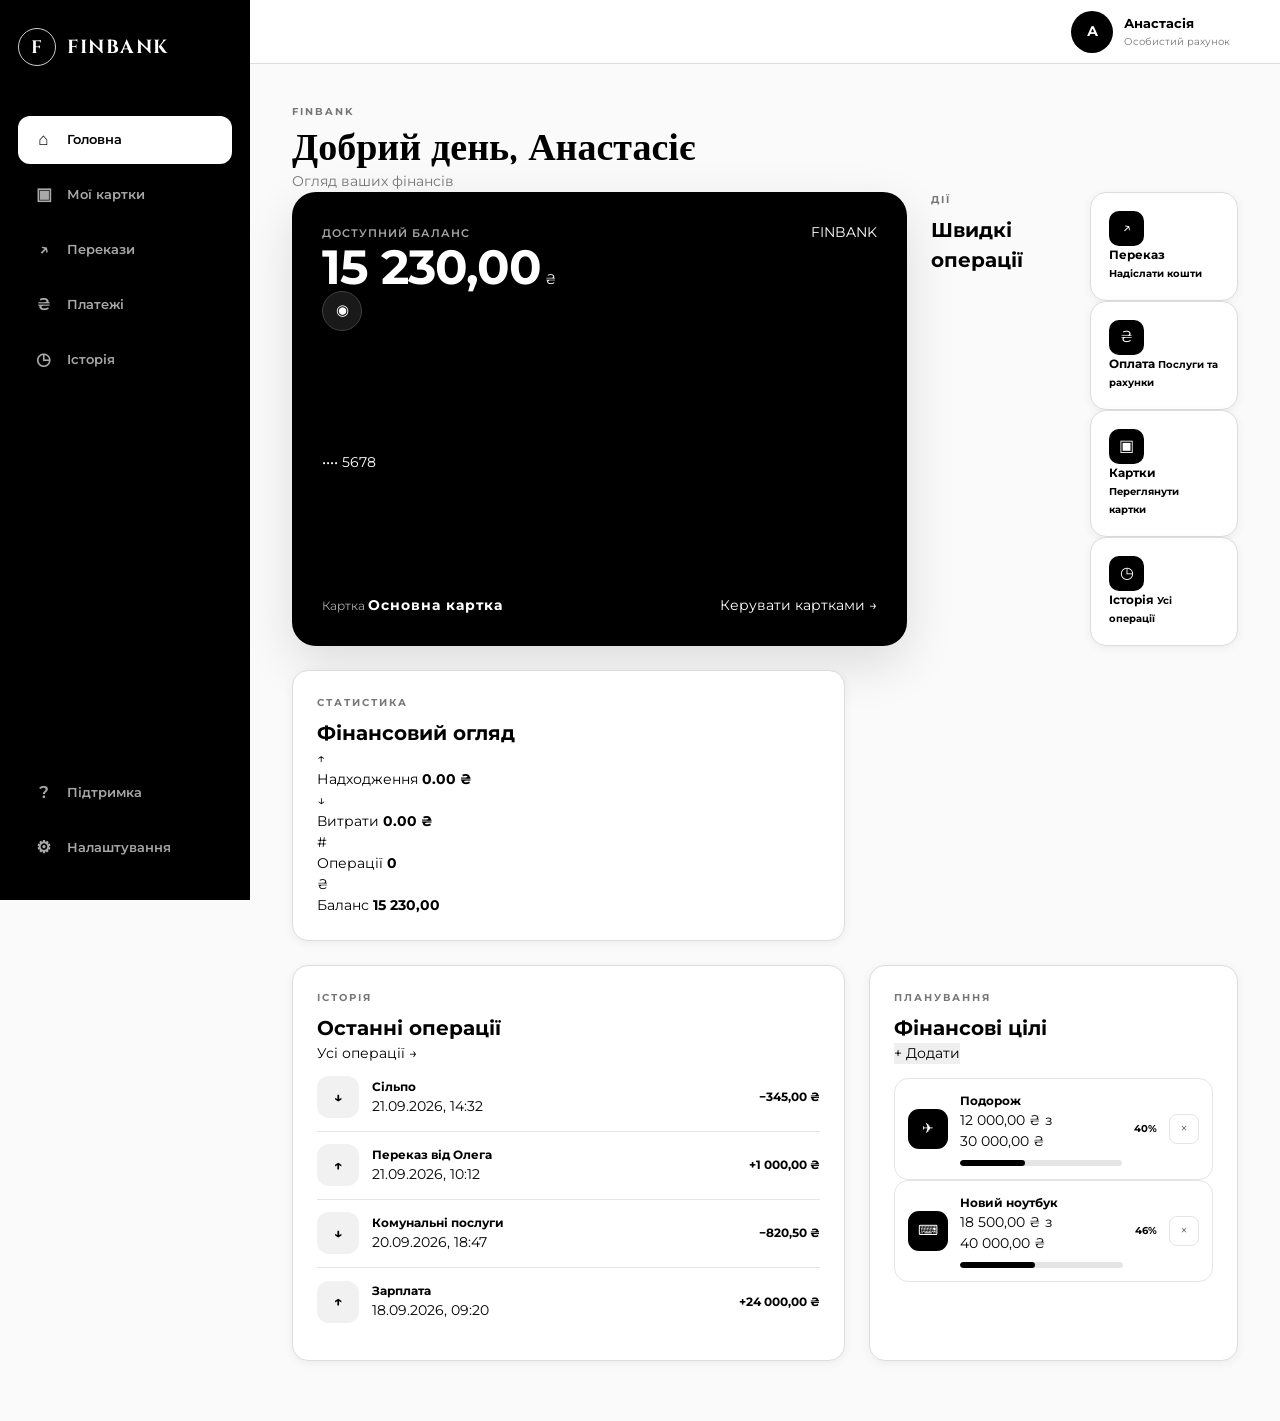
<file: index.html>
<!DOCTYPE html>
<html lang="uk">
<head>
    <meta charset="UTF-8">
    <meta name="viewport" content="width=device-width, initial-scale=1.0">

    <title>FINBANK — Головна</title>

    <link rel="preconnect" href="https://fonts.googleapis.com">
    <link rel="preconnect" href="https://fonts.gstatic.com" crossorigin>

    <link
        href="https://fonts.googleapis.com/css2?family=Cinzel:wght@500;600;700&family=Montserrat:wght@400;500;600;700&display=swap"
        rel="stylesheet"
    >

    <link rel="stylesheet" href="style.css">
</head>

<body>

<div class="app">

    <!-- =========================
         БІЧНА ПАНЕЛЬ
    ========================== -->

    <aside class="sidebar">

        <div class="sidebar-top">

            <a href="index.html" class="logo">
                <span class="logo-icon">F</span>
                <span>FINBANK</span>
            </a>

            <nav class="main-navigation">

                <a href="index.html" class="nav-item">
                    <span class="nav-icon">⌂</span>
                    <span>Головна</span>
                </a>

                <a href="cards.html" class="nav-item">
                    <span class="nav-icon">▣</span>
                    <span>Мої картки</span>
                </a>

                <a href="transfer.html" class="nav-item">
                    <span class="nav-icon">↗</span>
                    <span>Перекази</span>
                </a>

                <a href="payments.html" class="nav-item">
                    <span class="nav-icon">₴</span>
                    <span>Платежі</span>
                </a>

                <a href="history.html" class="nav-item">
                    <span class="nav-icon">◷</span>
                    <span>Історія</span>
                </a>

            </nav>

        </div>


        <div class="sidebar-bottom">

            <button
                type="button"
                class="nav-item"
                data-action="support"
            >
                <span class="nav-icon">?</span>
                <span>Підтримка</span>
            </button>

            <button
                type="button"
                class="nav-item"
                data-action="settings"
            >
                <span class="nav-icon">⚙</span>
                <span>Налаштування</span>
            </button>

        </div>

    </aside>


    <!-- =========================
         ОСНОВНИЙ КОНТЕНТ
    ========================== -->

    <main class="main-content">

        <!-- Верхня панель -->

        <header class="top-bar">

            <div class="mobile-logo">
                <a href="index.html" class="logo">
                    <span class="logo-icon">F</span>
                    <span>FINBANK</span>
                </a>
            </div>


            <div class="top-actions">

                <button
                    type="button"
                    class="profile"
                    data-action="profile"
                    aria-label="Профіль"
                >

                    <span class="profile-avatar">
                        А
                    </span>

                    <span class="profile-info">

                        <strong>Анастасія</strong>

                        <small>
                            Особистий рахунок
                        </small>

                    </span>

                </button>

            </div>

        </header>


        <!-- =========================
             ВМІСТ ГОЛОВНОЇ
        ========================== -->

        <section class="dashboard">

            <div class="dashboard-header">

                <div>
                    <span class="section-overline">
                        FINBANK
                    </span>

                    <h1>
                        Добрий день, Анастасіє
                    </h1>

                    <p>
                        Огляд ваших фінансів
                    </p>
                </div>

            </div>


            <!-- =========================
                 СІТКА DASHBOARD
            ========================== -->

            <div class="dashboard-grid">


                <!-- =========================
                     КАРТКА БАЛАНСУ
                ========================== -->

                <section class="balance-card">

                    <div class="balance-top">

                        <div>

                            <span class="balance-label">
                                Доступний баланс
                            </span>

                            <div class="balance-value-row">

                                <strong
                                    class="balance-value"
                                    id="balanceValue"
                                >
                                    15 230.00
                                </strong>

                                <span class="balance-currency">
                                    ₴
                                </span>

                                <button
                                    type="button"
                                    class="balance-toggle"
                                    aria-label="Приховати баланс"
                                    title="Приховати баланс"
                                >
                                    ◉
                                </button>

                            </div>

                        </div>


                        <div class="balance-card-brand">
                            FINBANK
                        </div>

                    </div>


                    <div class="balance-card-number">

                        <span
                            data-active-card-number
                        >
                            •••• •••• •••• 5678
                        </span>

                    </div>


                    <div class="balance-card-bottom">

                        <div>

                            <span>
                                Картка
                            </span>

                            <strong
                                data-active-card-name
                            >
                                Основна картка
                            </strong>

                        </div>


                        <a
                            href="cards.html"
                            class="balance-link"
                        >
                            Керувати картками →
                        </a>

                    </div>

                </section>


                <!-- =========================
                     ШВИДКІ ДІЇ
                ========================== -->

                <section class="quick-actions">

                    <div class="panel-heading">

                        <div>
                            <span class="section-overline">
                                ДІЇ
                            </span>

                            <h2>
                                Швидкі операції
                            </h2>
                        </div>

                    </div>


                    <div class="quick-actions-grid">

                        <a
                            href="transfer.html"
                            class="quick-action"
                        >

                            <span class="quick-action-icon">
                                ↗
                            </span>

                            <span class="quick-action-text">

                                <strong>
                                    Переказ
                                </strong>

                                <small>
                                    Надіслати кошти
                                </small>

                            </span>

                        </a>


                        <a
                            href="payments.html"
                            class="quick-action"
                        >

                            <span class="quick-action-icon">
                                ₴
                            </span>

                            <span class="quick-action-text">

                                <strong>
                                    Оплата
                                </strong>

                                <small>
                                    Послуги та рахунки
                                </small>

                            </span>

                        </a>


                        <a
                            href="cards.html"
                            class="quick-action"
                        >

                            <span class="quick-action-icon">
                                ▣
                            </span>

                            <span class="quick-action-text">

                                <strong>
                                    Картки
                                </strong>

                                <small>
                                    Переглянути картки
                                </small>

                            </span>

                        </a>


                        <a
                            href="history.html"
                            class="quick-action"
                        >

                            <span class="quick-action-icon">
                                ◷
                            </span>

                            <span class="quick-action-text">

                                <strong>
                                    Історія
                                </strong>

                                <small>
                                    Усі операції
                                </small>

                            </span>

                        </a>

                    </div>

                </section>

            </div>


            <!-- =========================
                 ФІНАНСОВИЙ ОГЛЯД
            ========================== -->

            <section class="dashboard-panels">

                <div class="panel financial-overview">

                    <div class="panel-heading">

                        <div>

                            <span class="section-overline">
                                СТАТИСТИКА
                            </span>

                            <h2>
                                Фінансовий огляд
                            </h2>

                        </div>

                    </div>


                    <div class="financial-overview-grid">

                        <div class="overview-item">

                            <span class="overview-icon income">
                                ↑
                            </span>

                            <div>

                                <span>
                                    Надходження
                                </span>

                                <strong id="incomeTotal">
                                    0.00 ₴
                                </strong>

                            </div>

                        </div>


                        <div class="overview-item">

                            <span class="overview-icon expense">
                                ↓
                            </span>

                            <div>

                                <span>
                                    Витрати
                                </span>

                                <strong id="expenseTotal">
                                    0.00 ₴
                                </strong>

                            </div>

                        </div>


                        <div class="overview-item">

                            <span class="overview-icon operations">
                                #
                            </span>

                            <div>

                                <span>
                                    Операції
                                </span>

                                <strong id="operationsTotal">
                                    0
                                </strong>

                            </div>

                        </div>


                        <div class="overview-item">

                            <span class="overview-icon balance">
                                ₴
                            </span>

                            <div>

                                <span>
                                    Баланс
                                </span>

                                <strong id="overviewBalance">
                                    15 230.00
                                </strong>

                            </div>

                        </div>

                    </div>

                </div>

            </section>


            <!-- =========================
                 ОПЕРАЦІЇ + ЦІЛІ
            ========================== -->

            <div class="dashboard-panels">


                <!-- Останні операції -->

                <section class="panel transactions">

                    <div class="panel-heading">

                        <div>

                            <span class="section-overline">
                                ІСТОРІЯ
                            </span>

                            <h2>
                                Останні операції
                            </h2>

                        </div>


                        <a
                            href="history.html"
                            class="panel-link"
                        >
                            Усі операції →
                        </a>

                    </div>


                    <div id="recentTransactions">

                        <div class="transaction">

                            <div class="transaction-icon expense">
                                ↓
                            </div>

                            <div class="transaction-info">

                                <strong>
                                    Сільпо
                                </strong>

                                <span>
                                    21.09.2026, 14:32
                                </span>

                            </div>

                            <div class="transaction-amount negative">
                                −345.00 ₴
                            </div>

                        </div>


                        <div class="transaction">

                            <div class="transaction-icon income">
                                ↑
                            </div>

                            <div class="transaction-info">

                                <strong>
                                    Переказ від Олега
                                </strong>

                                <span>
                                    21.09.2026, 10:12
                                </span>

                            </div>

                            <div class="transaction-amount positive">
                                +1 000.00 ₴
                            </div>

                        </div>


                        <div class="transaction">

                            <div class="transaction-icon expense">
                                ↓
                            </div>

                            <div class="transaction-info">

                                <strong>
                                    Комунальні послуги
                                </strong>

                                <span>
                                    20.09.2026, 18:47
                                </span>

                            </div>

                            <div class="transaction-amount negative">
                                −820.50 ₴
                            </div>

                        </div>

                    </div>

                </section>


                <!-- Фінансові цілі -->

                <section class="panel goals">

                    <div class="panel-heading">

                        <div>

                            <span class="section-overline">
                                ПЛАНУВАННЯ
                            </span>

                            <h2>
                                Фінансові цілі
                            </h2>

                        </div>


                        <button
                            type="button"
                            id="addGoalButton"
                            class="panel-add-button"
                        >
                            + Додати
                        </button>

                    </div>


                    <div id="goalsList">

                        <div class="goal">

                            <div class="goal-icon">
                                ✈
                            </div>

                            <div class="goal-info">

                                <strong>
                                    Подорож
                                </strong>

                                <span>
                                    12 000.00 ₴ з 30 000.00 ₴
                                </span>

                                <div class="progress">

                                    <div
                                        class="progress-bar"
                                        style="width: 40%;"
                                    ></div>

                                </div>

                            </div>

                            <strong class="goal-percent">
                                40%
                            </strong>

                        </div>


                        <div class="goal">

                            <div class="goal-icon">
                                ⌨
                            </div>

                            <div class="goal-info">

                                <strong>
                                    Новий ноутбук
                                </strong>

                                <span>
                                    18 500.00 ₴ з 40 000.00 ₴
                                </span>

                                <div class="progress">

                                    <div
                                        class="progress-bar"
                                        style="width: 46%;"
                                    ></div>

                                </div>

                            </div>

                            <strong class="goal-percent">
                                46%
                            </strong>

                        </div>

                    </div>

                </section>

            </div>

<script src="script.js"></script>

</body>
</html>
</file>
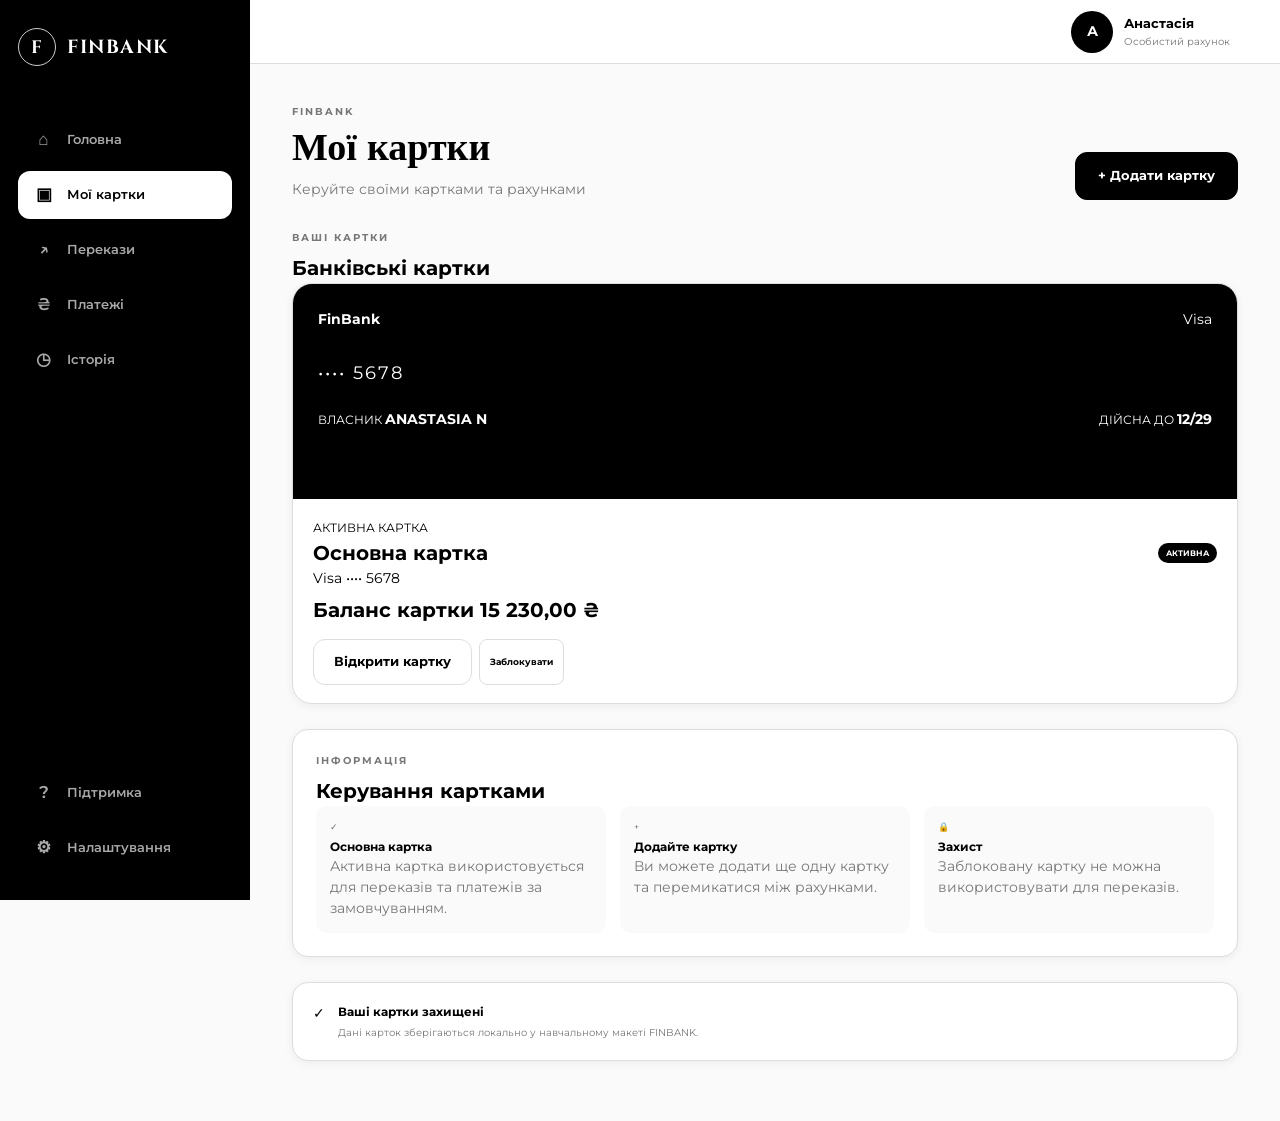
<file: cards.html>
<!DOCTYPE html>
<html lang="uk">
<head>
    <meta charset="UTF-8">
    <meta name="viewport" content="width=device-width, initial-scale=1.0">

    <title>FINBANK — Мої картки</title>

    <link rel="preconnect" href="https://fonts.googleapis.com">
    <link rel="preconnect" href="https://fonts.gstatic.com" crossorigin>

    <link
        href="https://fonts.googleapis.com/css2?family=Cinzel:wght@500;600;700&family=Montserrat:wght@400;500;600;700&display=swap"
        rel="stylesheet"
    >

    <link rel="stylesheet" href="style.css">
</head>

<body>

<div class="app">

    <!-- =========================
         SIDEBAR
    ========================== -->

    <aside class="sidebar">

        <div class="sidebar-top">

            <a href="index.html" class="logo">
                <span class="logo-icon">F</span>
                <span>FINBANK</span>
            </a>

            <nav class="main-navigation">

                <a href="index.html" class="nav-item">
                    <span class="nav-icon">⌂</span>
                    <span>Головна</span>
                </a>

                <a href="cards.html" class="nav-item">
                    <span class="nav-icon">▣</span>
                    <span>Мої картки</span>
                </a>

                <a href="transfer.html" class="nav-item">
                    <span class="nav-icon">↗</span>
                    <span>Перекази</span>
                </a>

                <a href="payments.html" class="nav-item">
                    <span class="nav-icon">₴</span>
                    <span>Платежі</span>
                </a>

                <a href="history.html" class="nav-item">
                    <span class="nav-icon">◷</span>
                    <span>Історія</span>
                </a>

            </nav>

        </div>


        <div class="sidebar-bottom">

            <button
                type="button"
                class="nav-item"
                data-action="support"
            >
                <span class="nav-icon">?</span>
                <span>Підтримка</span>
            </button>

            <button
                type="button"
                class="nav-item"
                data-action="settings"
            >
                <span class="nav-icon">⚙</span>
                <span>Налаштування</span>
            </button>

        </div>

    </aside>


    <!-- =========================
         MAIN CONTENT
    ========================== -->

    <main class="main-content">

        <!-- TOP BAR -->

        <header class="top-bar">

            <div class="mobile-logo">

                <a href="index.html" class="logo">
                    <span class="logo-icon">F</span>
                    <span>FINBANK</span>
                </a>

            </div>


            <div class="top-actions">

                <button
                    type="button"
                    class="profile"
                    data-action="profile"
                    aria-label="Профіль"
                >

                    <span class="profile-avatar">
                        А
                    </span>

                    <span class="profile-info">

                        <strong>
                            Анастасія
                        </strong>

                        <small>
                            Особистий рахунок
                        </small>

                    </span>

                </button>

            </div>

        </header>


        <!-- =========================
             CARDS PAGE
        ========================== -->

        <section class="cards-page">

            <div class="cards-page-header">

                <div>

                    <span class="section-overline">
                        FINBANK
                    </span>

                    <h1>
                        Мої картки
                    </h1>

                    <p>
                        Керуйте своїми картками та рахунками
                    </p>

                </div>


                <button
                    type="button"
                    id="addCardButton"
                    class="primary-button"
                >

                    <span>
                        + Додати картку
                    </span>

                </button>

            </div>


            <!-- =========================
                 CARDS CONTAINER
            ========================== -->

            <section class="cards-section">

                <div class="section-header">

                    <div>

                        <span class="section-overline">
                            ВАШІ КАРТКИ
                        </span>

                        <h2>
                            Банківські картки
                        </h2>

                    </div>

                </div>


                <!--
                    script.js автоматично
                    створює картки тут
                -->

                <div
                    class="my-cards-grid"
                    data-cards-container
                >

                    <article class="bank-card-item active">

                        <div class="bank-card-visual">

                            <div class="bank-card-top">

                                <strong>
                                    FinBank
                                </strong>

                                <span>
                                    Visa
                                </span>

                            </div>


                            <div class="bank-card-number">
                                •••• •••• •••• 5678
                            </div>


                            <div class="bank-card-bottom">

                                <div>

                                    <small>
                                        ВЛАСНИК
                                    </small>

                                    <strong>
                                        ANASTASIA N
                                    </strong>

                                </div>


                                <div>

                                    <small>
                                        ДІЙСНА ДО
                                    </small>

                                    <strong>
                                        12/29
                                    </strong>

                                </div>

                            </div>

                        </div>


                        <div class="bank-card-details">

                            <div class="bank-card-heading">

                                <div>

                                    <small>
                                        АКТИВНА КАРТКА
                                    </small>

                                    <h2>
                                        Основна картка
                                    </h2>

                                    <span>
                                        Visa •••• 5678
                                    </span>

                                </div>

                                <span class="active-badge">
                                    Активна
                                </span>

                            </div>


                            <div class="bank-card-balance">

                                <span>
                                    Баланс картки
                                </span>

                                <strong>
                                    15 230.00 ₴
                                </strong>

                            </div>

                        </div>

                    </article>

                </div>

            </section>


            <!-- =========================
                 INFORMATION
            ========================== -->

            <section class="card-details-panel">

                <div class="panel-heading">

                    <div>

                        <span class="section-overline">
                            ІНФОРМАЦІЯ
                        </span>

                        <h2>
                            Керування картками
                        </h2>

                    </div>

                </div>


                <div class="card-details-grid">

                    <div class="card-detail">

                        <span class="card-detail-icon">
                            ✓
                        </span>

                        <div>

                            <strong>
                                Основна картка
                            </strong>

                            <p>
                                Активна картка використовується
                                для переказів та платежів за замовчуванням.
                            </p>

                        </div>

                    </div>


                    <div class="card-detail">

                        <span class="card-detail-icon">
                            +
                        </span>

                        <div>

                            <strong>
                                Додайте картку
                            </strong>

                            <p>
                                Ви можете додати ще одну картку
                                та перемикатися між рахунками.
                            </p>

                        </div>

                    </div>


                    <div class="card-detail">

                        <span class="card-detail-icon">
                            🔒
                        </span>

                        <div>

                            <strong>
                                Захист
                            </strong>

                            <p>
                                Заблоковану картку не можна
                                використовувати для переказів.
                            </p>

                        </div>

                    </div>

                </div>

            </section>


            <!-- =========================
                 SECURITY
            ========================== -->

            <section class="cards-security">

                <div class="security-icon">
                    ✓
                </div>

                <div>

                    <strong>
                        Ваші картки захищені
                    </strong>

                    <p>
                        Дані карток зберігаються локально
                        у навчальному макеті FINBANK.
                    </p>

                </div>

            </section>

        </section>

    </main>

</div>


<script src="script.js"></script>

</body>
</html>
</file>
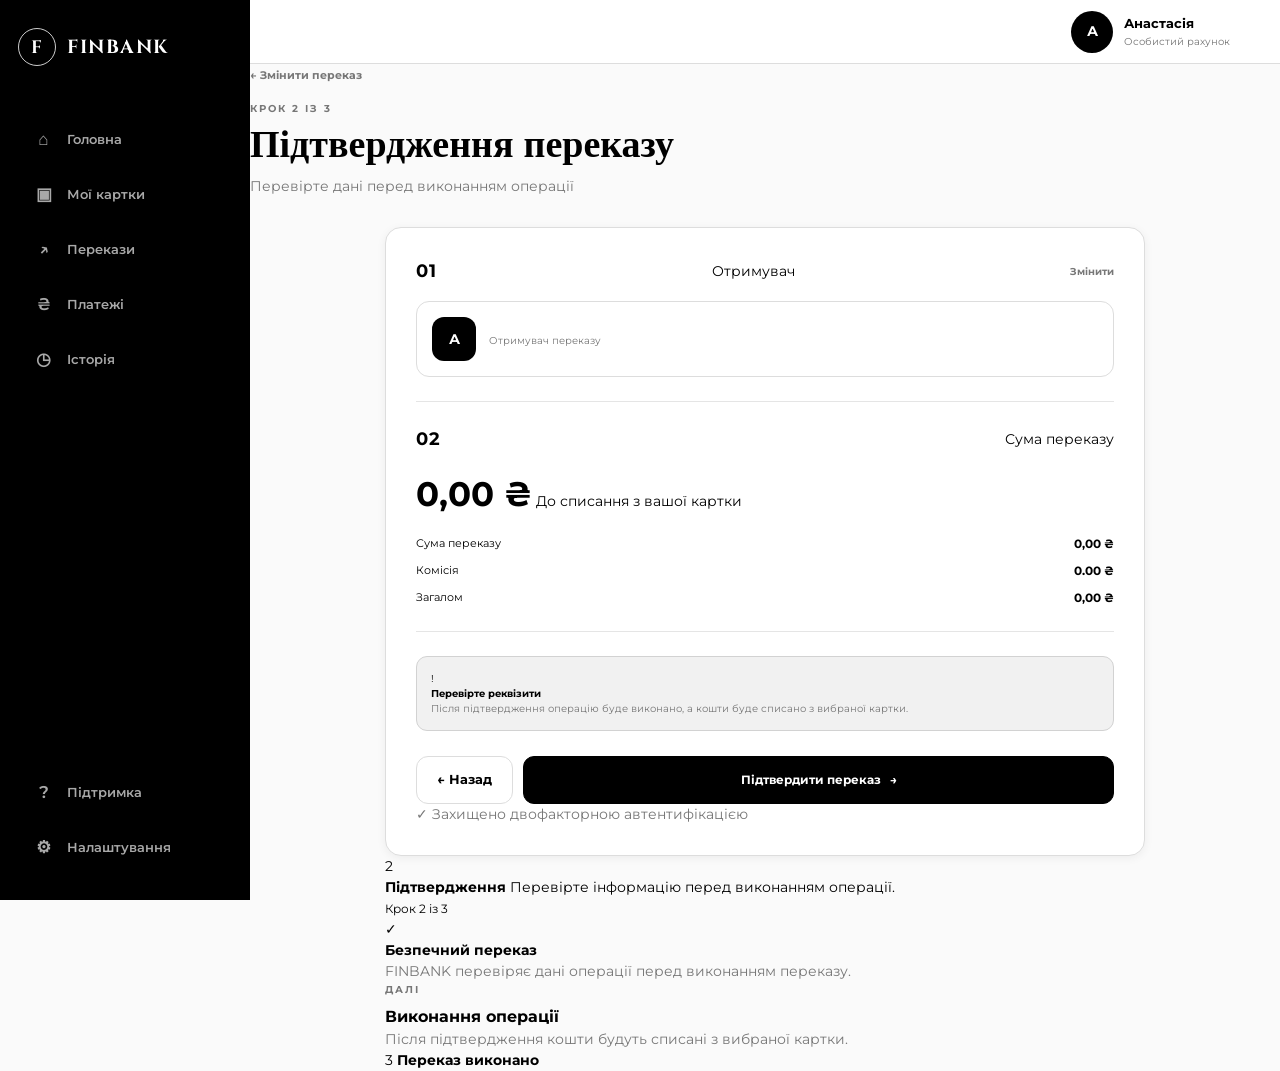
<file: confirm.html>
<!DOCTYPE html>
<html lang="uk">
<head>
    <meta charset="UTF-8">
    <meta name="viewport" content="width=device-width, initial-scale=1.0">

    <title>FINBANK — Підтвердження переказу</title>

    <link rel="preconnect" href="https://fonts.googleapis.com">
    <link rel="preconnect" href="https://fonts.gstatic.com" crossorigin>

    <link
        href="https://fonts.googleapis.com/css2?family=Cinzel:wght@500;600;700&family=Montserrat:wght@400;500;600;700&display=swap"
        rel="stylesheet"
    >

    <link rel="stylesheet" href="style.css">
</head>

<body>

<div class="app">

    <!-- =========================
         SIDEBAR
    ========================== -->

    <aside class="sidebar">

        <div class="sidebar-top">

            <a href="index.html" class="logo">
                <span class="logo-icon">F</span>
                <span>FINBANK</span>
            </a>

            <nav class="main-navigation">

                <a href="index.html" class="nav-item">
                    <span class="nav-icon">⌂</span>
                    <span>Головна</span>
                </a>

                <a href="cards.html" class="nav-item">
                    <span class="nav-icon">▣</span>
                    <span>Мої картки</span>
                </a>

                <a href="transfer.html" class="nav-item">
                    <span class="nav-icon">↗</span>
                    <span>Перекази</span>
                </a>

                <a href="payments.html" class="nav-item">
                    <span class="nav-icon">₴</span>
                    <span>Платежі</span>
                </a>

                <a href="history.html" class="nav-item">
                    <span class="nav-icon">◷</span>
                    <span>Історія</span>
                </a>

            </nav>

        </div>


        <div class="sidebar-bottom">

            <button
                type="button"
                class="nav-item"
                data-action="support"
            >
                <span class="nav-icon">?</span>
                <span>Підтримка</span>
            </button>

            <button
                type="button"
                class="nav-item"
                data-action="settings"
            >
                <span class="nav-icon">⚙</span>
                <span>Налаштування</span>
            </button>

        </div>

    </aside>


    <!-- =========================
         MAIN CONTENT
    ========================== -->

    <main class="main-content">

        <!-- TOP BAR -->

        <header class="top-bar">

            <div class="mobile-logo">

                <a href="index.html" class="logo">
                    <span class="logo-icon">F</span>
                    <span>FINBANK</span>
                </a>

            </div>


            <div class="top-actions">

                <button
                    type="button"
                    class="profile"
                    data-action="profile"
                    aria-label="Профіль"
                >

                    <span class="profile-avatar">
                        А
                    </span>

                    <span class="profile-info">

                        <strong>
                            Анастасія
                        </strong>

                        <small>
                            Особистий рахунок
                        </small>

                    </span>

                </button>

            </div>

        </header>


        <!-- =========================
             PAGE HEADER
        ========================== -->

        <section class="transfer-page-header">

            <a
                href="transfer.html"
                class="back-link"
            >
                ← Змінити переказ
            </a>

            <div>

                <span class="section-overline">
                    КРОК 2 ІЗ 3
                </span>

                <h1>
                    Підтвердження переказу
                </h1>

                <p>
                    Перевірте дані перед виконанням операції
                </p>

            </div>

        </section>


        <!-- =========================
             CONFIRMATION LAYOUT
        ========================== -->

        <section class="confirmation-layout">


            <!-- =========================
                 MAIN CONFIRMATION CARD
            ========================== -->

            <div class="confirmation-card">


                <!-- ОТРИМУВАЧ -->

                <div class="confirmation-section">

                    <div class="confirmation-section-header">

                        <span class="confirmation-number">
                            01
                        </span>

                        <span>
                            Отримувач
                        </span>

                        <a
                            href="transfer.html"
                            class="edit-link"
                        >
                            Змінити
                        </a>

                    </div>


                    <div class="person-card">

                        <div class="person-avatar">
                            А
                        </div>


                        <div class="person-info">

                            <strong id="confirmRecipient">
                                —
                            </strong>

                            <span>
                                Отримувач переказу
                            </span>

                        </div>

                    </div>

                </div>


                <!-- СУМА -->

                <div class="confirmation-section">

                    <div class="confirmation-section-header">

                        <span class="confirmation-number">
                            02
                        </span>

                        <span>
                            Сума переказу
                        </span>

                    </div>


                    <div class="confirmation-amount">

                        <span class="big-amount" id="confirmAmount">
                            0.00 ₴
                        </span>

                        <span class="confirmation-caption">
                            До списання з вашої картки
                        </span>

                    </div>


                    <div class="amount-details">

                        <div class="amount-detail-row">

                            <span>
                                Сума переказу
                            </span>

                            <strong id="detailAmount">
                                0.00 ₴
                            </strong>

                        </div>


                        <div class="amount-detail-row">

                            <span>
                                Комісія
                            </span>

                            <strong>
                                0.00 ₴
                            </strong>

                        </div>


                        <div class="amount-detail-row total">

                            <span>
                                Загалом
                            </span>

                            <strong id="detailTotal">
                                0.00 ₴
                            </strong>

                        </div>

                    </div>

                </div>


                <!-- КОМЕНТАР -->

                <div
                    class="confirmation-section"
                    id="commentSection"
                >

                    <div class="confirmation-section-header">

                        <span class="confirmation-number">
                            03
                        </span>

                        <span>
                            Коментар
                        </span>

                    </div>


                    <div class="comment-preview">

                        <span class="comment-preview-icon">
                            “
                        </span>

                        <p id="confirmComment">
                            Без коментаря
                        </p>

                    </div>

                </div>


                <!-- ПОПЕРЕДЖЕННЯ -->

                <div class="confirmation-warning">

                    <span class="warning-icon">
                        !
                    </span>

                    <div>

                        <strong>
                            Перевірте реквізити
                        </strong>

                        <p>
                            Після підтвердження операцію буде виконано,
                            а кошти буде списано з вибраної картки.
                        </p>

                    </div>

                </div>


                <!-- КНОПКИ -->

                <div class="confirmation-actions">

                    <a
                        href="transfer.html"
                        class="secondary-button"
                    >
                        ← Назад
                    </a>


                    <button
                        type="button"
                        class="primary-button"
                        id="confirmTransfer"
                    >

                        <span>
                            Підтвердити переказ
                        </span>

                        <span>
                            →
                        </span>

                    </button>

                </div>


                <p class="secure-note">

                    <span>
                        ✓
                    </span>

                    Захищено двофакторною автентифікацією

                </p>

            </div>


            <!-- =========================
                 RIGHT SIDE
            ========================== -->

            <aside class="confirmation-side">


                <!-- СТАТУС -->

                <div class="confirmation-status-card">

                    <div class="status-circle">
                        2
                    </div>


                    <strong>
                        Підтвердження
                    </strong>


                    <span>
                        Перевірте інформацію
                        перед виконанням операції.
                    </span>


                    <div class="status-line">

                        <div class="status-line-fill"></div>

                    </div>


                    <small>
                        Крок 2 із 3
                    </small>

                </div>


                <!-- БЕЗПЕКА -->

                <div class="safe-card">

                    <div class="safe-icon">
                        ✓
                    </div>


                    <strong>
                        Безпечний переказ
                    </strong>


                    <p>
                        FINBANK перевіряє дані операції
                        перед виконанням переказу.
                    </p>

                </div>


                <!-- ЩО БУДЕ ДАЛІ -->

                <div class="confirmation-next-card">

                    <span class="section-overline">
                        ДАЛІ
                    </span>

                    <h3>
                        Виконання операції
                    </h3>

                    <p>
                        Після підтвердження кошти будуть
                        списані з вибраної картки.
                    </p>

                    <div class="next-step">

                        <span>
                            3
                        </span>

                        <strong>
                            Переказ виконано
                        </strong>

                    </div>

                </div>

            </aside>

        </section>

    </main>

</div>


<script src="script.js"></script>

</body>
</html>
</file>
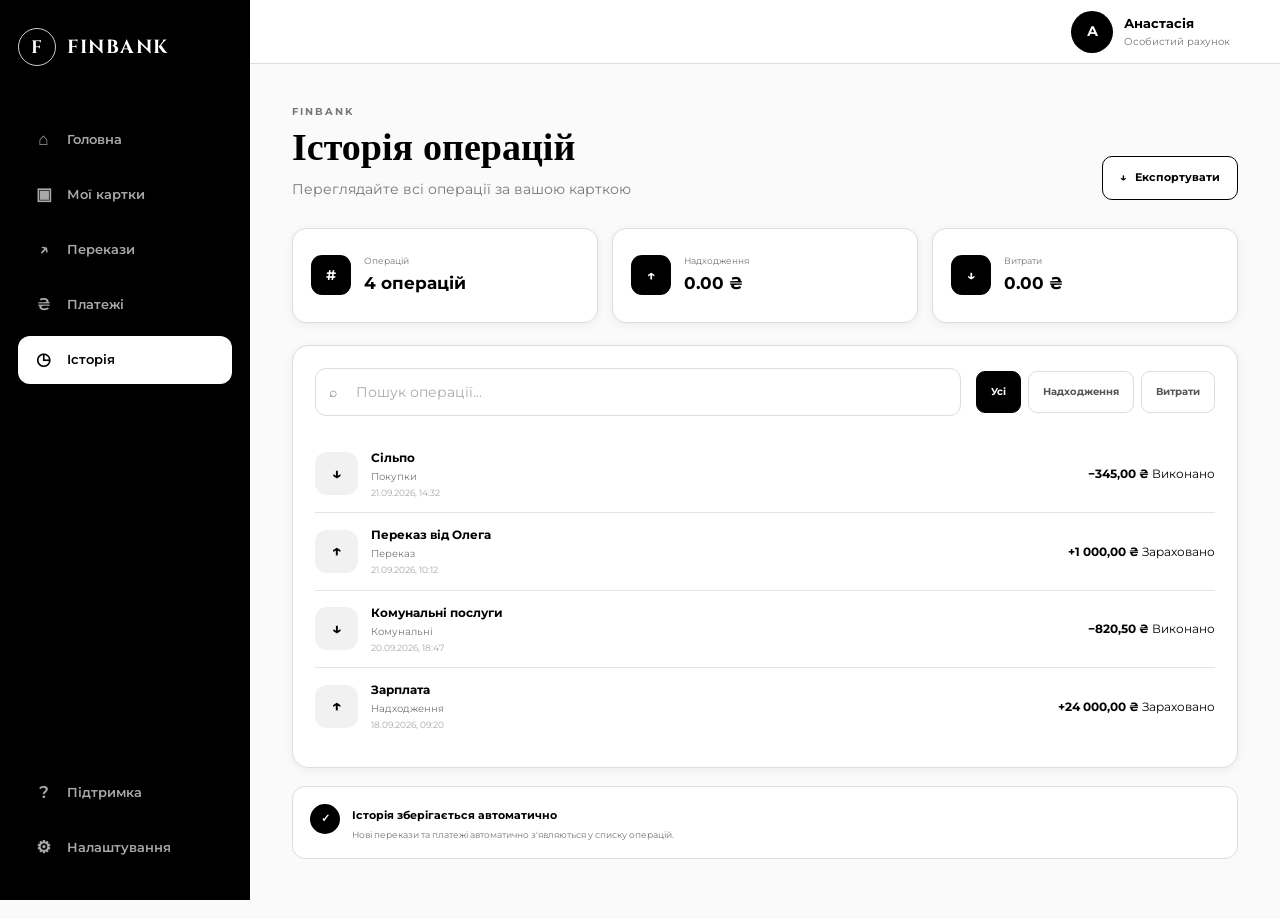
<file: history.html>
<!DOCTYPE html>
<html lang="uk">
<head>
    <meta charset="UTF-8">
    <meta
        name="viewport"
        content="width=device-width, initial-scale=1.0"
    >

    <title>FINBANK — Історія операцій</title>

    <link rel="preconnect" href="https://fonts.googleapis.com">
    <link rel="preconnect" href="https://fonts.gstatic.com" crossorigin>

    <link
        href="https://fonts.googleapis.com/css2?family=Cinzel:wght@500;600;700&family=Montserrat:wght@400;500;600;700&display=swap"
        rel="stylesheet"
    >

    <link rel="stylesheet" href="style.css">
</head>

<body>

<div class="app">

    <!-- =========================
         SIDEBAR
    ========================== -->

    <aside class="sidebar">

        <div class="sidebar-top">

            <a href="index.html" class="logo">
                <span class="logo-icon">F</span>
                <span>FINBANK</span>
            </a>


            <nav class="main-navigation">

                <a href="index.html" class="nav-item">
                    <span class="nav-icon">⌂</span>
                    <span>Головна</span>
                </a>


                <a href="cards.html" class="nav-item">
                    <span class="nav-icon">▣</span>
                    <span>Мої картки</span>
                </a>


                <a href="transfer.html" class="nav-item">
                    <span class="nav-icon">↗</span>
                    <span>Перекази</span>
                </a>


                <a href="payments.html" class="nav-item">
                    <span class="nav-icon">₴</span>
                    <span>Платежі</span>
                </a>


                <a href="history.html" class="nav-item active">
                    <span class="nav-icon">◷</span>
                    <span>Історія</span>
                </a>

            </nav>

        </div>


        <div class="sidebar-bottom">

            <button
                type="button"
                class="nav-item"
                data-action="support"
            >
                <span class="nav-icon">?</span>
                <span>Підтримка</span>
            </button>


            <button
                type="button"
                class="nav-item"
                data-action="settings"
            >
                <span class="nav-icon">⚙</span>
                <span>Налаштування</span>
            </button>

        </div>

    </aside>


    <!-- =========================
         MAIN CONTENT
    ========================== -->

    <main class="main-content">

        <!-- TOP BAR -->

        <header class="top-bar">

            <div class="mobile-logo">

                <a href="index.html" class="logo">
                    <span class="logo-icon">F</span>
                    <span>FINBANK</span>
                </a>

            </div>


            <div class="top-actions">

                <button
                    type="button"
                    class="profile"
                    data-action="profile"
                    aria-label="Профіль"
                >

                    <span class="profile-avatar">
                        А
                    </span>


                    <span class="profile-info">

                        <strong>
                            Анастасія
                        </strong>

                        <small>
                            Особистий рахунок
                        </small>

                    </span>

                </button>

            </div>

        </header>


        <!-- =========================
             HISTORY PAGE
        ========================== -->

        <section class="history-page">


            <!-- =========================
                 HEADER
            ========================== -->

            <div class="history-title-row">

                <div>

                    <span class="section-overline">
                        FINBANK
                    </span>

                    <h1>
                        Історія операцій
                    </h1>

                    <p>
                        Переглядайте всі операції за вашою карткою
                    </p>

                </div>


                <button
                    type="button"
                    class="export-button"
                    id="exportHistory"
                >
                    <span>
                        ↓
                    </span>

                    Експортувати
                </button>

            </div>


            <!-- =========================
                 STATISTICS
            ========================== -->

            <div class="history-statistics">

                <div class="history-stat-card">

                    <div class="history-stat-icon">
                        #
                    </div>

                    <div>

                        <span>
                            Операцій
                        </span>

                        <strong id="operationCount">
                            0
                        </strong>

                    </div>

                </div>


                <div class="history-stat-card">

                    <div class="history-stat-icon income">
                        ↑
                    </div>

                    <div>

                        <span>
                            Надходження
                        </span>

                        <strong id="historyIncome">
                            0.00 ₴
                        </strong>

                    </div>

                </div>


                <div class="history-stat-card">

                    <div class="history-stat-icon expense">
                        ↓
                    </div>

                    <div>

                        <span>
                            Витрати
                        </span>

                        <strong id="historyExpenses">
                            0.00 ₴
                        </strong>

                    </div>

                </div>

            </div>


            <!-- =========================
                 FILTERS
            ========================== -->

            <section class="history-panel">

                <div class="history-filters">

                    <div class="history-search">

                        <span>
                            ⌕
                        </span>

                        <input
                            type="search"
                            id="historySearch"
                            placeholder="Пошук операції..."
                            autocomplete="off"
                        >

                    </div>


                    <div class="history-filter-buttons">

                        <button
                            type="button"
                            class="history-filter active"
                            data-history-filter="all"
                        >
                            Усі
                        </button>


                        <button
                            type="button"
                            class="history-filter"
                            data-history-filter="income"
                        >
                            Надходження
                        </button>


                        <button
                            type="button"
                            class="history-filter"
                            data-history-filter="expense"
                        >
                            Витрати
                        </button>

                    </div>

                </div>


                <!-- =========================
                     OPERATIONS
                ========================== -->

                <div
                    class="operations-list"
                    id="operationsList"
                >

                    <!--
                        Операції автоматично
                        додаються через script.js
                    -->

                    <div class="operation-item">

                        <div class="operation-icon expense">
                            ↓
                        </div>


                        <div class="operation-main">

                            <strong>
                                Сільпо
                            </strong>

                            <span>
                                Покупки
                            </span>

                            <small>
                                21.09.2026, 14:32
                            </small>

                        </div>


                        <div class="operation-right">

                            <strong class="negative">
                                −345.00 ₴
                            </strong>

                        </div>

                    </div>


                    <div class="operation-item">

                        <div class="operation-icon income">
                            ↑
                        </div>


                        <div class="operation-main">

                            <strong>
                                Переказ від Олега
                            </strong>

                            <span>
                                Переказ
                            </span>

                            <small>
                                21.09.2026, 10:12
                            </small>

                        </div>


                        <div class="operation-right">

                            <strong class="positive">
                                +1 000.00 ₴
                            </strong>

                        </div>

                    </div>


                    <div class="operation-item">

                        <div class="operation-icon expense">
                            ↓
                        </div>


                        <div class="operation-main">

                            <strong>
                                Комунальні послуги
                            </strong>

                            <span>
                                Комунальні
                            </span>

                            <small>
                                20.09.2026, 18:47
                            </small>

                        </div>


                        <div class="operation-right">

                            <strong class="negative">
                                −820.50 ₴
                            </strong>

                        </div>

                    </div>


                    <div class="operation-item">

                        <div class="operation-icon income">
                            ↑
                        </div>


                        <div class="operation-main">

                            <strong>
                                Зарплата
                            </strong>

                            <span>
                                Надходження
                            </span>

                            <small>
                                18.09.2026, 09:20
                            </small>

                        </div>


                        <div class="operation-right">

                            <strong class="positive">
                                +24 000.00 ₴
                            </strong>

                        </div>

                    </div>

                </div>


                <!-- =========================
                     NO RESULTS
                ========================== -->

                <div
                    class="history-no-results"
                    id="historyNoResults"
                    hidden
                >

                    <div class="history-no-results-icon">
                        ⌕
                    </div>

                    <strong>
                        Операцій не знайдено
                    </strong>

                    <p>
                        Спробуйте змінити пошуковий запит
                        або вибрати інший фільтр.
                    </p>

                </div>

            </section>


            <!-- =========================
                 INFORMATION
            ========================== -->

            <section class="history-info">

                <div class="history-info-icon">
                    ✓
                </div>

                <div>

                    <strong>
                        Історія зберігається автоматично
                    </strong>

                    <p>
                        Нові перекази та платежі автоматично
                        з'являються у списку операцій.
                    </p>

                </div>

            </section>

        </section>

    </main>

</div>


<script src="script.js"></script>

</body>
</html>
</file>
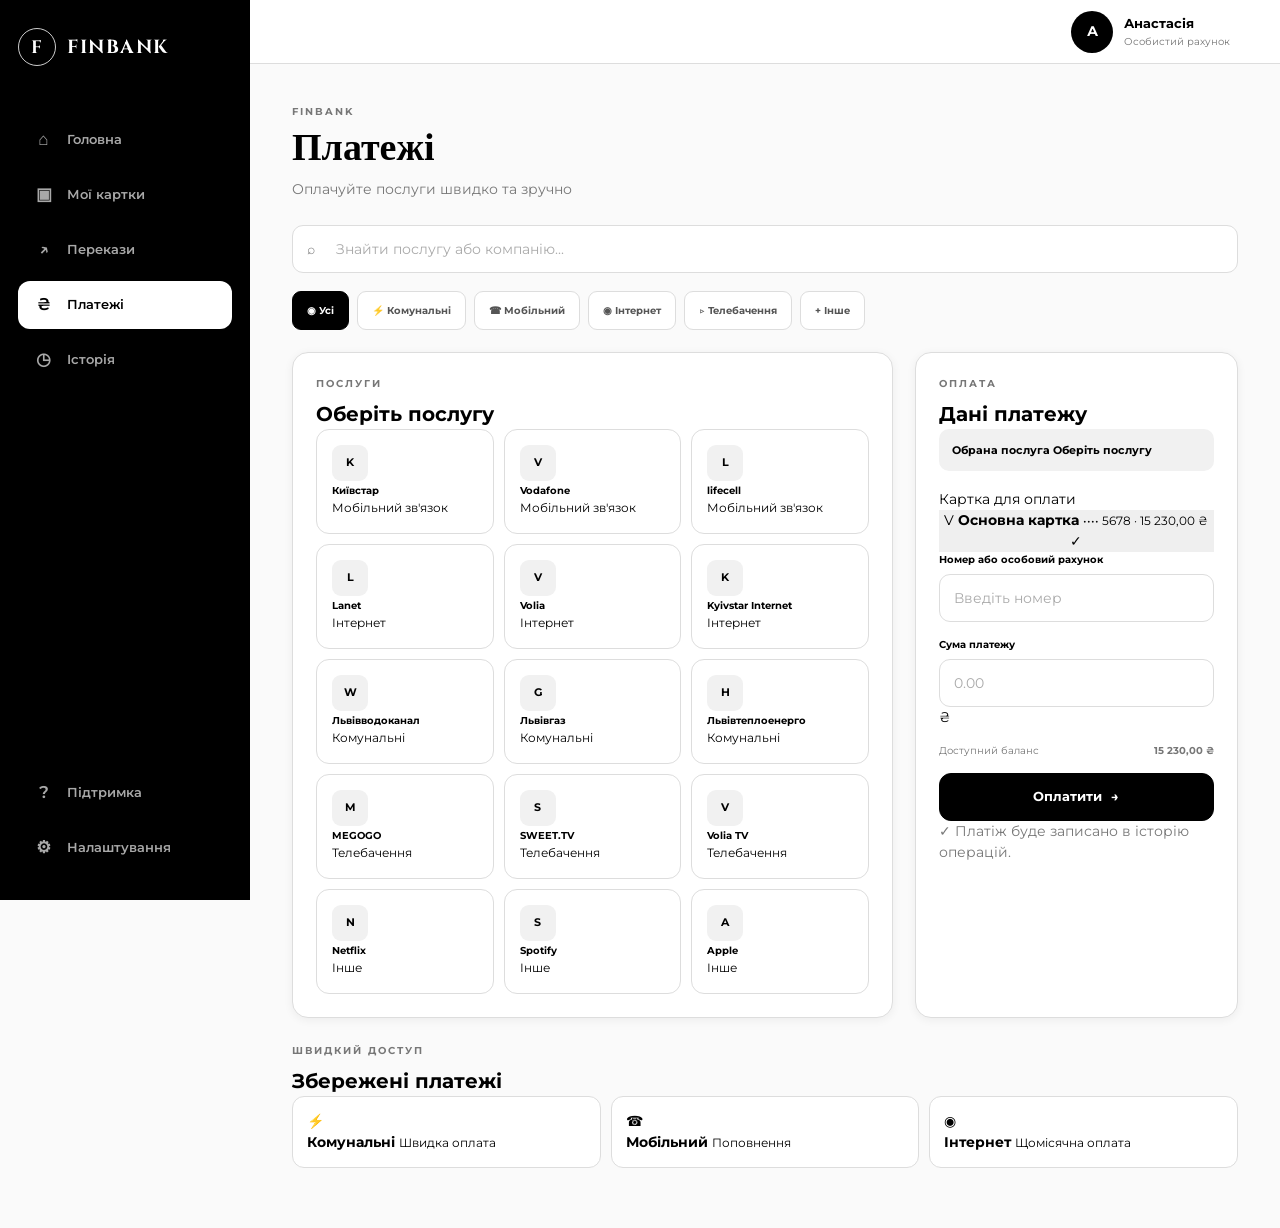
<file: payments.html>
<!DOCTYPE html>
<html lang="uk">
<head>
    <meta charset="UTF-8">
    <meta name="viewport" content="width=device-width, initial-scale=1.0">

    <title>FINBANK — Платежі</title>

    <link rel="preconnect" href="https://fonts.googleapis.com">
    <link rel="preconnect" href="https://fonts.gstatic.com" crossorigin>

    <link
        href="https://fonts.googleapis.com/css2?family=Cinzel:wght@500;600;700&family=Montserrat:wght@400;500;600;700&display=swap"
        rel="stylesheet"
    >

    <link rel="stylesheet" href="style.css">
</head>

<body>

<div class="app">

    <!-- =========================
         SIDEBAR
    ========================== -->

    <aside class="sidebar">

        <div class="sidebar-top">

            <a href="index.html" class="logo">
                <span class="logo-icon">F</span>
                <span>FINBANK</span>
            </a>

            <nav class="main-navigation">

                <a href="index.html" class="nav-item">
                    <span class="nav-icon">⌂</span>
                    <span>Головна</span>
                </a>

                <a href="cards.html" class="nav-item">
                    <span class="nav-icon">▣</span>
                    <span>Мої картки</span>
                </a>

                <a href="transfer.html" class="nav-item">
                    <span class="nav-icon">↗</span>
                    <span>Перекази</span>
                </a>

                <a href="payments.html" class="nav-item">
                    <span class="nav-icon">₴</span>
                    <span>Платежі</span>
                </a>

                <a href="history.html" class="nav-item">
                    <span class="nav-icon">◷</span>
                    <span>Історія</span>
                </a>

            </nav>

        </div>


        <div class="sidebar-bottom">

            <button
                type="button"
                class="nav-item"
                data-action="support"
            >
                <span class="nav-icon">?</span>
                <span>Підтримка</span>
            </button>

            <button
                type="button"
                class="nav-item"
                data-action="settings"
            >
                <span class="nav-icon">⚙</span>
                <span>Налаштування</span>
            </button>

        </div>

    </aside>


    <!-- =========================
         MAIN
    ========================== -->

    <main class="main-content">

        <!-- TOP BAR -->

        <header class="top-bar">

            <div class="mobile-logo">

                <a href="index.html" class="logo">
                    <span class="logo-icon">F</span>
                    <span>FINBANK</span>
                </a>

            </div>


            <div class="top-actions">

                <button
                    type="button"
                    class="profile"
                    data-action="profile"
                    aria-label="Профіль"
                >

                    <span class="profile-avatar">
                        А
                    </span>

                    <span class="profile-info">

                        <strong>
                            Анастасія
                        </strong>

                        <small>
                            Особистий рахунок
                        </small>

                    </span>

                </button>

            </div>

        </header>


        <!-- =========================
             PAYMENTS PAGE
        ========================== -->

        <section class="payments-page">

            <div class="payments-page-header">

                <div>

                    <span class="section-overline">
                        FINBANK
                    </span>

                    <h1>
                        Платежі
                    </h1>

                    <p>
                        Оплачуйте послуги швидко та зручно
                    </p>

                </div>

            </div>


            <!-- =========================
                 SEARCH
            ========================== -->

            <div class="payment-search">

                <span class="payment-search-icon">
                    ⌕
                </span>

                <input
                    type="search"
                    id="paymentSearch"
                    placeholder="Знайти послугу або компанію..."
                    autocomplete="off"
                >

            </div>


            <!-- =========================
                 CATEGORIES
            ========================== -->

            <div class="payment-categories">

                <button
                    type="button"
                    class="payment-category active"
                    data-category="all"
                >
                    <span class="payment-category-icon">
                        ◉
                    </span>

                    <span>
                        Усі
                    </span>
                </button>


                <button
                    type="button"
                    class="payment-category"
                    data-category="Комунальні"
                >
                    <span class="payment-category-icon utilities">
                        ⚡
                    </span>

                    <span>
                        Комунальні
                    </span>
                </button>


                <button
                    type="button"
                    class="payment-category"
                    data-category="Мобільний зв'язок"
                >
                    <span class="payment-category-icon mobile">
                        ☎
                    </span>

                    <span>
                        Мобільний
                    </span>
                </button>


                <button
                    type="button"
                    class="payment-category"
                    data-category="Інтернет"
                >
                    <span class="payment-category-icon internet">
                        ◉
                    </span>

                    <span>
                        Інтернет
                    </span>
                </button>


                <button
                    type="button"
                    class="payment-category"
                    data-category="Телебачення"
                >
                    <span class="payment-category-icon tv">
                        ▷
                    </span>

                    <span>
                        Телебачення
                    </span>
                </button>


                <button
                    type="button"
                    class="payment-category"
                    data-category="Інше"
                >
                    <span class="payment-category-icon other">
                        +
                    </span>

                    <span>
                        Інше
                    </span>
                </button>

            </div>


            <!-- =========================
                 MAIN PAYMENT CONTENT
            ========================== -->

            <div class="payments-content">


                <!-- =========================
                     PROVIDERS
                ========================== -->

                <section class="providers-panel">

                    <div class="panel-heading">

                        <div>

                            <span class="section-overline">
                                ПОСЛУГИ
                            </span>

                            <h2>
                                Оберіть послугу
                            </h2>

                        </div>

                    </div>


                    <div
                        class="providers-grid"
                        id="providersGrid"
                    >


                        <!-- MOBILE -->

                        <button
                            type="button"
                            class="provider-card"
                            data-provider="Київстар"
                            data-category="Мобільний зв'язок"
                        >

                            <span class="provider-logo kyivstar">
                                K
                            </span>

                            <strong>
                                Київстар
                            </strong>

                            <small>
                                Мобільний зв'язок
                            </small>

                        </button>


                        <button
                            type="button"
                            class="provider-card"
                            data-provider="Vodafone"
                            data-category="Мобільний зв'язок"
                        >

                            <span class="provider-logo vodafone">
                                V
                            </span>

                            <strong>
                                Vodafone
                            </strong>

                            <small>
                                Мобільний зв'язок
                            </small>

                        </button>


                        <button
                            type="button"
                            class="provider-card"
                            data-provider="lifecell"
                            data-category="Мобільний зв'язок"
                        >

                            <span class="provider-logo lifecell">
                                L
                            </span>

                            <strong>
                                lifecell
                            </strong>

                            <small>
                                Мобільний зв'язок
                            </small>

                        </button>


                        <!-- ІНТЕРНЕТ -->

                        <button
                            type="button"
                            class="provider-card"
                            data-provider="Lanet"
                            data-category="Інтернет"
                        >

                            <span class="provider-logo lanet">
                                L
                            </span>

                            <strong>
                                Lanet
                            </strong>

                            <small>
                                Інтернет
                            </small>

                        </button>


                        <button
                            type="button"
                            class="provider-card"
                            data-provider="Volia"
                            data-category="Інтернет"
                        >

                            <span class="provider-logo volia">
                                V
                            </span>

                            <strong>
                                Volia
                            </strong>

                            <small>
                                Інтернет
                            </small>

                        </button>


                        <button
                            type="button"
                            class="provider-card"
                            data-provider="Kyivstar Internet"
                            data-category="Інтернет"
                        >

                            <span class="provider-logo internet-logo">
                                K
                            </span>

                            <strong>
                                Kyivstar Internet
                            </strong>

                            <small>
                                Інтернет
                            </small>

                        </button>


                        <!-- КОМУНАЛЬНІ -->

                        <button
                            type="button"
                            class="provider-card"
                            data-provider="Львівводоканал"
                            data-category="Комунальні"
                        >

                            <span class="provider-logo water">
                                W
                            </span>

                            <strong>
                                Львівводоканал
                            </strong>

                            <small>
                                Комунальні
                            </small>

                        </button>


                        <button
                            type="button"
                            class="provider-card"
                            data-provider="Львівгаз"
                            data-category="Комунальні"
                        >

                            <span class="provider-logo gas">
                                G
                            </span>

                            <strong>
                                Львівгаз
                            </strong>

                            <small>
                                Комунальні
                            </small>

                        </button>


                        <button
                            type="button"
                            class="provider-card"
                            data-provider="Львівтеплоенерго"
                            data-category="Комунальні"
                        >

                            <span class="provider-logo heat">
                                H
                            </span>

                            <strong>
                                Львівтеплоенерго
                            </strong>

                            <small>
                                Комунальні
                            </small>

                        </button>


                        <!-- ТЕЛЕБАЧЕННЯ -->

                        <button
                            type="button"
                            class="provider-card"
                            data-provider="Megogo"
                            data-category="Телебачення"
                        >

                            <span class="provider-logo megogo">
                                M
                            </span>

                            <strong>
                                MEGOGO
                            </strong>

                            <small>
                                Телебачення
                            </small>

                        </button>


                        <button
                            type="button"
                            class="provider-card"
                            data-provider="Sweet TV"
                            data-category="Телебачення"
                        >

                            <span class="provider-logo sweet-tv">
                                S
                            </span>

                            <strong>
                                SWEET.TV
                            </strong>

                            <small>
                                Телебачення
                            </small>

                        </button>


                        <button
                            type="button"
                            class="provider-card"
                            data-provider="Volia TV"
                            data-category="Телебачення"
                        >

                            <span class="provider-logo volia-tv">
                                V
                            </span>

                            <strong>
                                Volia TV
                            </strong>

                            <small>
                                Телебачення
                            </small>

                        </button>


                        <!-- ІНШЕ -->

                        <button
                            type="button"
                            class="provider-card"
                            data-provider="Netflix"
                            data-category="Інше"
                        >

                            <span class="provider-logo netflix">
                                N
                            </span>

                            <strong>
                                Netflix
                            </strong>

                            <small>
                                Інше
                            </small>

                        </button>


                        <button
                            type="button"
                            class="provider-card"
                            data-provider="Spotify"
                            data-category="Інше"
                        >

                            <span class="provider-logo spotify">
                                S
                            </span>

                            <strong>
                                Spotify
                            </strong>

                            <small>
                                Інше
                            </small>

                        </button>


                        <button
                            type="button"
                            class="provider-card"
                            data-provider="Apple"
                            data-category="Інше"
                        >

                            <span class="provider-logo apple">
                                A
                            </span>

                            <strong>
                                Apple
                            </strong>

                            <small>
                                Інше
                            </small>

                        </button>

                    </div>

                </section>


                <!-- =========================
                     QUICK PAYMENT
                ========================== -->

                <aside class="quick-payment-panel">

                    <div class="panel-heading">

                        <div>

                            <span class="section-overline">
                                ОПЛАТА
                            </span>

                            <h2>
                                Дані платежу
                            </h2>

                        </div>

                    </div>


                    <form
                        id="paymentForm"
                        novalidate
                    >


                        <!-- SELECTED PROVIDER -->

                        <div class="selected-service">

                            <span>
                                Обрана послуга
                            </span>

                            <strong id="selectedProvider">
                                Оберіть послугу
                            </strong>

                        </div>


                        <!-- CARD -->

                        <div class="payment-form-section">

                            <label>
                                Картка для оплати
                            </label>

                            <div
                                id="paymentCardSelector"
                                class="card-selector-list"
                            >
                                <!-- Картки додаються через JS -->
                            </div>

                        </div>


                        <!-- NUMBER -->

                        <div class="payment-form-section">

                            <label
                                class="payment-label"
                                for="paymentNumber"
                            >
                                Номер або особовий рахунок
                            </label>

                            <input
                                type="text"
                                id="paymentNumber"
                                class="payment-input"
                                placeholder="Введіть номер"
                                autocomplete="off"
                            >

                        </div>


                        <!-- AMOUNT -->

                        <div class="payment-form-section">

                            <label
                                class="payment-label"
                                for="paymentAmount"
                            >
                                Сума платежу
                            </label>


                            <div class="payment-amount">

                                <input
                                    type="number"
                                    id="paymentAmount"
                                    min="1"
                                    step="0.01"
                                    placeholder="0.00"
                                >

                                <span>
                                    ₴
                                </span>

                            </div>

                        </div>


                        <!-- BALANCE -->

                        <div class="payment-balance">

                            <span>
                                Доступний баланс
                            </span>

                            <strong
                                data-active-card-balance
                            >
                                15 230.00 ₴
                            </strong>

                        </div>


                        <!-- SUBMIT -->

                        <button
                            type="submit"
                            class="payment-submit"
                            id="paymentSubmit"
                        >

                            <span>
                                Оплатити
                            </span>

                            <span>
                                →
                            </span>

                        </button>


                        <p class="payment-security">

                            <span>
                                ✓
                            </span>

                            Платіж буде записано
                            в історію операцій.

                        </p>

                    </form>

                </aside>

            </div>


            <!-- =========================
                 SAVED PAYMENTS
            ========================== -->

            <section class="saved-payments">

                <div class="panel-heading">

                    <div>

                        <span class="section-overline">
                            ШВИДКИЙ ДОСТУП
                        </span>

                        <h2>
                            Збережені платежі
                        </h2>

                    </div>

                </div>


                <div class="saved-payment-grid">

                    <div class="saved-payment">

                        <span class="saved-payment-icon">
                            ⚡
                        </span>

                        <div>

                            <strong>
                                Комунальні
                            </strong>

                            <small>
                                Швидка оплата
                            </small>

                        </div>

                    </div>


                    <div class="saved-payment">

                        <span class="saved-payment-icon">
                            ☎
                        </span>

                        <div>

                            <strong>
                                Мобільний
                            </strong>

                            <small>
                                Поповнення
                            </small>

                        </div>

                    </div>


                    <div class="saved-payment">

                        <span class="saved-payment-icon">
                            ◉
                        </span>

                        <div>

                            <strong>
                                Інтернет
                            </strong>

                            <small>
                                Щомісячна оплата
                            </small>

                        </div>

                    </div>

                </div>

            </section>

        </section>

    </main>

</div>


<script src="script.js"></script>

</body>
</html>
</file>
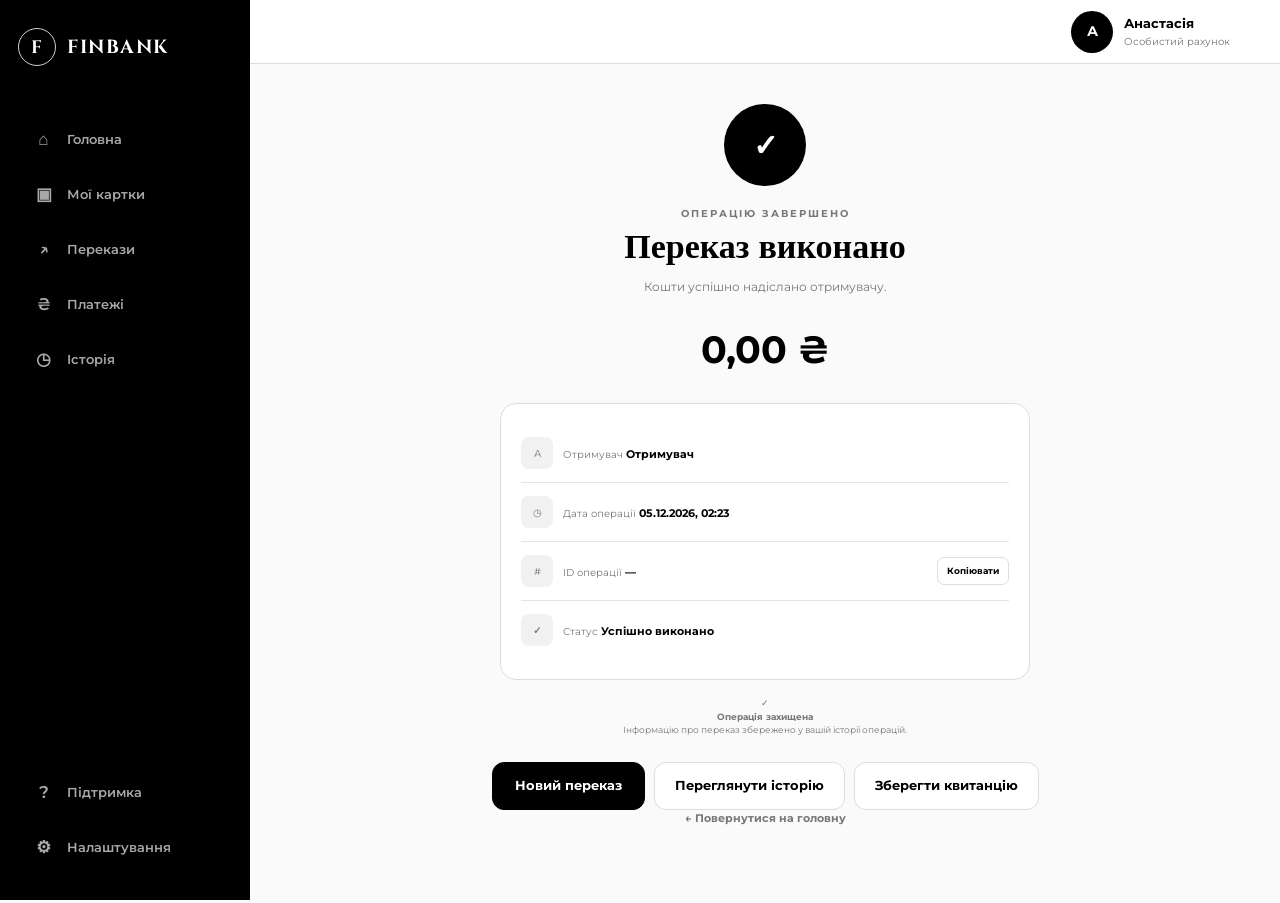
<file: success.html>
<!DOCTYPE html>
<html lang="uk">
<head>
    <meta charset="UTF-8">
    <meta
        name="viewport"
        content="width=device-width, initial-scale=1.0"
    >

    <title>FINBANK — Переказ виконано</title>

    <link rel="preconnect" href="https://fonts.googleapis.com">
    <link rel="preconnect" href="https://fonts.gstatic.com" crossorigin>

    <link
        href="https://fonts.googleapis.com/css2?family=Cinzel:wght@500;600;700&family=Montserrat:wght@400;500;600;700&display=swap"
        rel="stylesheet"
    >

    <link rel="stylesheet" href="style.css">
</head>

<body>

<div class="app">

    <!-- =========================
         SIDEBAR
    ========================== -->

    <aside class="sidebar">

        <div class="sidebar-top">

            <a href="index.html" class="logo">
                <span class="logo-icon">F</span>
                <span>FINBANK</span>
            </a>

            <nav class="main-navigation">

                <a href="index.html" class="nav-item">
                    <span class="nav-icon">⌂</span>
                    <span>Головна</span>
                </a>

                <a href="cards.html" class="nav-item">
                    <span class="nav-icon">▣</span>
                    <span>Мої картки</span>
                </a>

                <a href="transfer.html" class="nav-item">
                    <span class="nav-icon">↗</span>
                    <span>Перекази</span>
                </a>

                <a href="payments.html" class="nav-item">
                    <span class="nav-icon">₴</span>
                    <span>Платежі</span>
                </a>

                <a href="history.html" class="nav-item">
                    <span class="nav-icon">◷</span>
                    <span>Історія</span>
                </a>

            </nav>

        </div>


        <div class="sidebar-bottom">

            <button
                type="button"
                class="nav-item"
                data-action="support"
            >
                <span class="nav-icon">?</span>
                <span>Підтримка</span>
            </button>

            <button
                type="button"
                class="nav-item"
                data-action="settings"
            >
                <span class="nav-icon">⚙</span>
                <span>Налаштування</span>
            </button>

        </div>

    </aside>


    <!-- =========================
         MAIN CONTENT
    ========================== -->

    <main class="main-content">

        <!-- TOP BAR -->

        <header class="top-bar">

            <div class="mobile-logo">

                <a href="index.html" class="logo">
                    <span class="logo-icon">F</span>
                    <span>FINBANK</span>
                </a>

            </div>


            <div class="top-actions">

                <button
                    type="button"
                    class="profile"
                    data-action="profile"
                    aria-label="Профіль"
                >

                    <span class="profile-avatar">
                        А
                    </span>

                    <span class="profile-info">

                        <strong>
                            Анастасія
                        </strong>

                        <small>
                            Особистий рахунок
                        </small>

                    </span>

                </button>

            </div>

        </header>


        <!-- =========================
             SUCCESS PAGE
        ========================== -->

        <section class="success-page">


            <!-- SUCCESS ICON -->

            <div class="success-icon-wrapper">

                <div class="success-icon">
                    ✓
                </div>

            </div>


            <span class="section-overline">
                ОПЕРАЦІЮ ЗАВЕРШЕНО
            </span>


            <h1>
                Переказ виконано
            </h1>


            <p class="success-description">
                Кошти успішно надіслано отримувачу.
            </p>


            <!-- AMOUNT -->

            <div
                class="success-amount"
                id="successAmount"
            >
                0.00 ₴
            </div>


            <!-- =========================
                 DETAILS CARD
            ========================== -->

            <div class="success-card">


                <!-- ОТРИМУВАЧ -->

                <div class="success-row">

                    <div class="success-row-left">

                        <span class="success-row-icon">
                            А
                        </span>

                        <div>

                            <span>
                                Отримувач
                            </span>

                            <strong id="successRecipient">
                                —
                            </strong>

                        </div>

                    </div>

                </div>


                <!-- ДАТА -->

                <div class="success-row">

                    <div class="success-row-left">

                        <span class="success-row-icon">
                            ◷
                        </span>

                        <div>

                            <span>
                                Дата операції
                            </span>

                            <strong id="successDate">
                                —
                            </strong>

                        </div>

                    </div>

                </div>


                <!-- ID ОПЕРАЦІЇ -->

                <div class="success-row">

                    <div class="success-row-left">

                        <span class="success-row-icon">
                            #
                        </span>

                        <div>

                            <span>
                                ID операції
                            </span>

                            <strong id="transactionId">
                                —
                            </strong>

                        </div>

                    </div>


                    <button
                        type="button"
                        class="copy-button"
                        id="copyTransactionId"
                    >
                        Копіювати
                    </button>

                </div>


                <!-- STATUS -->

                <div class="success-row">

                    <div class="success-row-left">

                        <span class="success-row-icon success-check">
                            ✓
                        </span>

                        <div>

                            <span>
                                Статус
                            </span>

                            <strong>
                                Успішно виконано
                            </strong>

                        </div>

                    </div>

                </div>

            </div>


            <!-- =========================
                 SECURITY
            ========================== -->

            <div class="success-security">

                <span>
                    ✓
                </span>

                <div>

                    <strong>
                        Операція захищена
                    </strong>

                    <p>
                        Інформацію про переказ збережено
                        у вашій історії операцій.
                    </p>

                </div>

            </div>


            <!-- =========================
                 ACTIONS
            ========================== -->

            <div class="success-actions">

                <a
                    href="transfer.html"
                    class="new-transfer"
                >
                    Новий переказ
                </a>


                <a
                    href="history.html"
                    class="secondary-button"
                >
                    Переглянути історію
                </a>


                <button
                    type="button"
                    class="secondary-button"
                    id="saveReceipt"
                >
                    Зберегти квитанцію
                </button>

            </div>


            <a
                href="index.html"
                class="back-link"
            >
                ← Повернутися на головну
            </a>

        </section>

    </main>

</div>


<script src="script.js"></script>

</body>
</html>
</file>
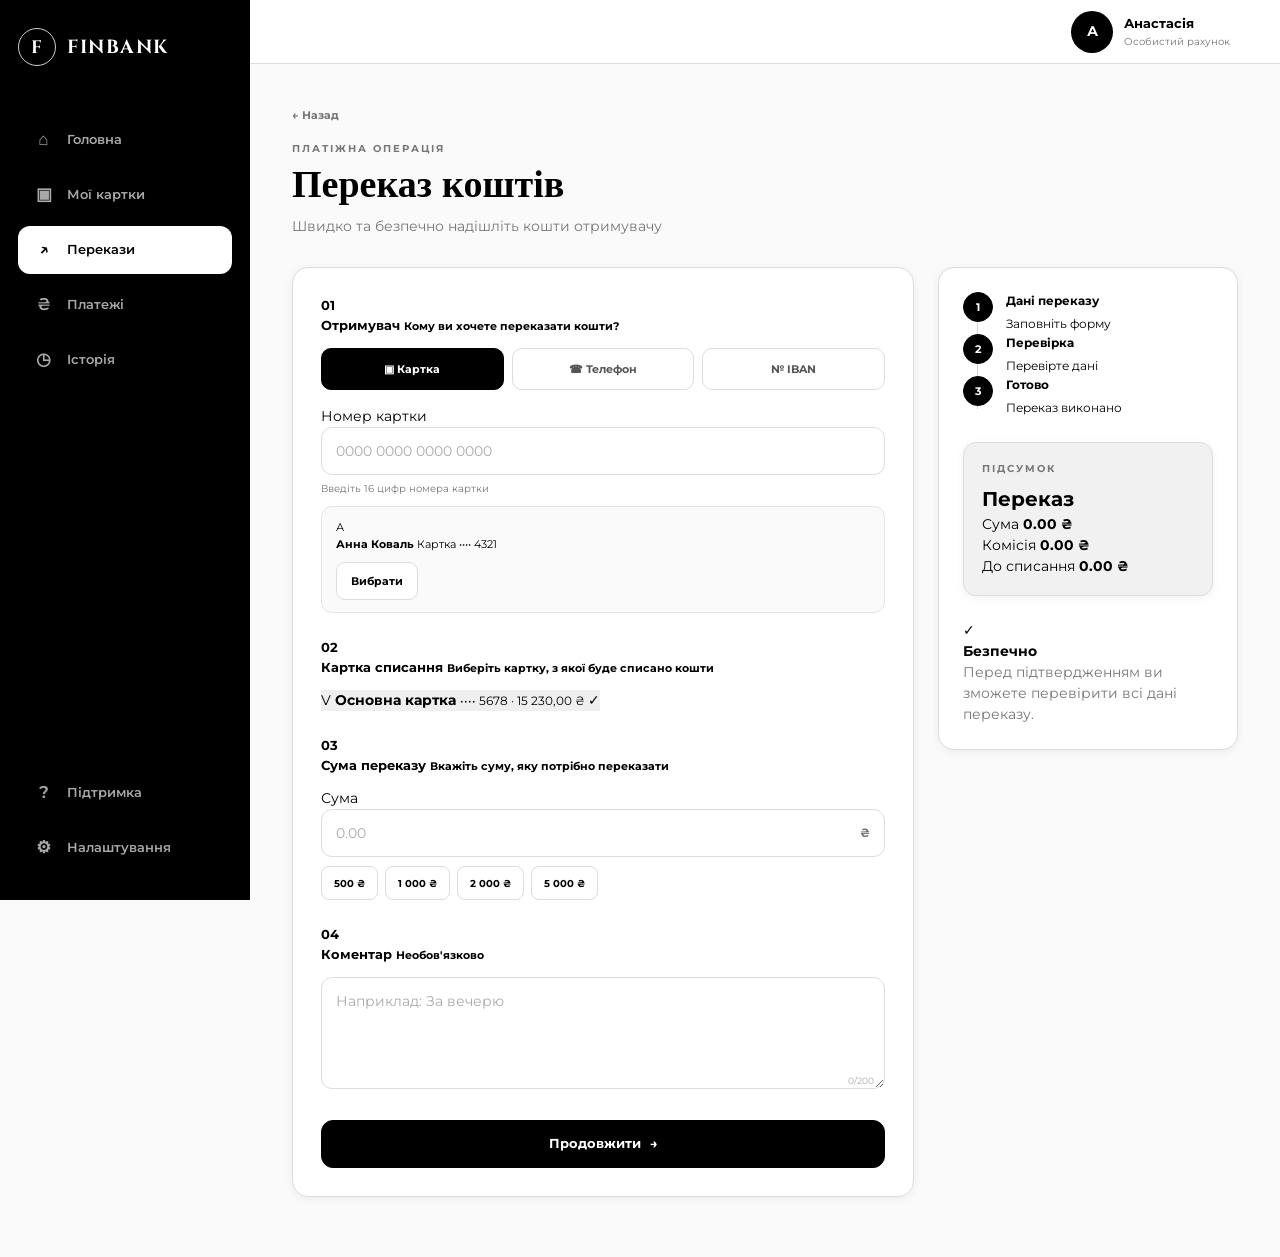
<file: transfer.html>
<!DOCTYPE html>
<html lang="uk">
<head>
    <meta charset="UTF-8">
    <meta name="viewport" content="width=device-width, initial-scale=1.0">

    <title>FINBANK — Переказ</title>

    <link rel="preconnect" href="https://fonts.googleapis.com">
    <link rel="preconnect" href="https://fonts.gstatic.com" crossorigin>

    <link
        href="https://fonts.googleapis.com/css2?family=Cinzel:wght@500;600;700&family=Montserrat:wght@400;500;600;700&display=swap"
        rel="stylesheet"
    >

    <link rel="stylesheet" href="style.css">
</head>

<body>

<div class="app">

    <!-- =========================
         SIDEBAR
    ========================== -->

    <aside class="sidebar">

        <div class="sidebar-top">

            <a href="index.html" class="logo">
                <span class="logo-icon">F</span>
                <span>FINBANK</span>
            </a>

            <nav class="main-navigation">

                <a href="index.html" class="nav-item">
                    <span class="nav-icon">⌂</span>
                    <span>Головна</span>
                </a>

                <a href="cards.html" class="nav-item">
                    <span class="nav-icon">▣</span>
                    <span>Мої картки</span>
                </a>

                <a href="transfer.html" class="nav-item">
                    <span class="nav-icon">↗</span>
                    <span>Перекази</span>
                </a>

                <a href="payments.html" class="nav-item">
                    <span class="nav-icon">₴</span>
                    <span>Платежі</span>
                </a>

                <a href="history.html" class="nav-item">
                    <span class="nav-icon">◷</span>
                    <span>Історія</span>
                </a>

            </nav>

        </div>


        <div class="sidebar-bottom">

            <button
                type="button"
                class="nav-item"
                data-action="support"
            >
                <span class="nav-icon">?</span>
                <span>Підтримка</span>
            </button>

            <button
                type="button"
                class="nav-item"
                data-action="settings"
            >
                <span class="nav-icon">⚙</span>
                <span>Налаштування</span>
            </button>

        </div>

    </aside>


    <!-- =========================
         MAIN
    ========================== -->

    <main class="main-content">

        <!-- TOP BAR -->

        <header class="top-bar">

            <div class="mobile-logo">

                <a href="index.html" class="logo">
                    <span class="logo-icon">F</span>
                    <span>FINBANK</span>
                </a>

            </div>


            <div class="top-actions">

                <button
                    type="button"
                    class="profile"
                    data-action="profile"
                    aria-label="Профіль"
                >

                    <span class="profile-avatar">
                        А
                    </span>

                    <span class="profile-info">

                        <strong>
                            Анастасія
                        </strong>

                        <small>
                            Особистий рахунок
                        </small>

                    </span>

                </button>

            </div>

        </header>


        <!-- =========================
             TRANSFER PAGE
        ========================== -->

        <section class="transfer-page">

            <div class="transfer-page-header">

                <a
                    href="index.html"
                    class="back-link"
                >
                    ← Назад
                </a>

                <div>

                    <span class="section-overline">
                        ПЛАТІЖНА ОПЕРАЦІЯ
                    </span>

                    <h1>
                        Переказ коштів
                    </h1>

                    <p>
                        Швидко та безпечно надішліть кошти отримувачу
                    </p>

                </div>

            </div>


            <div class="transfer-layout">

                <!-- =========================
                     LEFT — FORM
                ========================== -->

                <div class="transfer-form-card">

                    <form
                        id="transferForm"
                        novalidate
                    >

                        <!-- ВИБІР ОТРИМУВАЧА -->

                        <div class="form-section">

                            <div class="form-section-title">

                                <span class="form-number">
                                    01
                                </span>

                                <div>

                                    <strong>
                                        Отримувач
                                    </strong>

                                    <small>
                                        Кому ви хочете переказати кошти?
                                    </small>

                                </div>

                            </div>


                            <div class="recipient-tabs">

                                <button
                                    type="button"
                                    class="recipient-tab active"
                                    data-type="card"
                                >
                                    <span>▣</span>
                                    Картка
                                </button>

                                <button
                                    type="button"
                                    class="recipient-tab"
                                    data-type="phone"
                                >
                                    <span>☎</span>
                                    Телефон
                                </button>

                                <button
                                    type="button"
                                    class="recipient-tab"
                                    data-type="iban"
                                >
                                    <span>№</span>
                                    IBAN
                                </button>

                            </div>


                            <div class="form-field">

                                <label for="recipient">
                                    Номер картки
                                </label>

                                <input
                                    type="text"
                                    id="recipient"
                                    name="recipient"
                                    placeholder="0000 0000 0000 0000"
                                    maxlength="19"
                                    autocomplete="off"
                                >

                                <div
                                    class="input-help"
                                    id="recipientHelp"
                                >
                                    Введіть 16 цифр номера картки
                                </div>

                            </div>


                            <!-- ЗБЕРЕЖЕНИЙ ОТРИМУВАЧ -->

                            <div
                                class="recipient-preview"
                                id="recipientPreview"
                            >

                                <button
                                    type="button"
                                    id="selectAnna"
                                    class="saved-recipient-card"
                                    data-recipient="4321432143214321"
                                >

                                    <span class="saved-recipient-icon">
                                        А
                                    </span>

                                    <span class="saved-recipient-info">

                                        <strong>
                                            Анна Коваль
                                        </strong>

                                        <small>
                                            •••• •••• •••• 4321
                                        </small>

                                    </span>

                                    <span class="saved-recipient-arrow">
                                        →
                                    </span>

                                </button>

                            </div>

                        </div>


                        <!-- ВИБІР КАРТКИ -->

                        <div class="form-section">

                            <div class="form-section-title">

                                <span class="form-number">
                                    02
                                </span>

                                <div>

                                    <strong>
                                        Картка списання
                                    </strong>

                                    <small>
                                        Виберіть картку, з якої буде списано кошти
                                    </small>

                                </div>

                            </div>


                            <div
                                id="transferCardSelector"
                                class="card-selector-list"
                            >
                                <!-- Картки додаються через script.js -->
                            </div>

                        </div>


                        <!-- СУМА -->

                        <div class="form-section">

                            <div class="form-section-title">

                                <span class="form-number">
                                    03
                                </span>

                                <div>

                                    <strong>
                                        Сума переказу
                                    </strong>

                                    <small>
                                        Вкажіть суму, яку потрібно переказати
                                    </small>

                                </div>

                            </div>


                            <div class="form-field">

                                <label for="amount">
                                    Сума
                                </label>


                                <div class="amount-input-wrapper">

                                    <input
                                        type="number"
                                        id="amount"
                                        name="amount"
                                        min="1"
                                        step="0.01"
                                        placeholder="0.00"
                                        autocomplete="off"
                                    >

                                    <span>
                                        ₴
                                    </span>

                                </div>

                            </div>


                            <div class="quick-amounts">

                                <button
                                    type="button"
                                    data-amount="500"
                                >
                                    500 ₴
                                </button>

                                <button
                                    type="button"
                                    data-amount="1000"
                                >
                                    1 000 ₴
                                </button>

                                <button
                                    type="button"
                                    data-amount="2000"
                                >
                                    2 000 ₴
                                </button>

                                <button
                                    type="button"
                                    data-amount="5000"
                                >
                                    5 000 ₴
                                </button>

                            </div>

                        </div>


                        <!-- КОМЕНТАР -->

                        <div class="form-section">

                            <div class="form-section-title">

                                <span class="form-number">
                                    04
                                </span>

                                <div>

                                    <strong>
                                        Коментар
                                    </strong>

                                    <small>
                                        Необов'язково
                                    </small>

                                </div>

                            </div>


                            <div class="comment-wrapper">

                                <textarea
                                    id="comment"
                                    name="comment"
                                    maxlength="200"
                                    placeholder="Наприклад: За вечерю"
                                    rows="4"
                                ></textarea>

                                <span class="character-count">
                                    <span id="characterCount">0</span>/200
                                </span>

                            </div>

                        </div>


                        <!-- КНОПКА -->

                        <button
                            type="submit"
                            class="transfer-submit"
                        >

                            <span>
                                Продовжити
                            </span>

                            <span>
                                →
                            </span>

                        </button>

                    </form>

                </div>


                <!-- =========================
                     RIGHT — SUMMARY
                ========================== -->

                <aside class="transfer-side">

                    <!-- ЕТАПИ -->

                    <div class="transfer-steps">

                        <div class="transfer-step active">

                            <span class="step-number">
                                1
                            </span>

                            <div>

                                <strong>
                                    Дані переказу
                                </strong>

                                <small>
                                    Заповніть форму
                                </small>

                            </div>

                        </div>


                        <div class="step-line"></div>


                        <div class="transfer-step">

                            <span class="step-number">
                                2
                            </span>

                            <div>

                                <strong>
                                    Перевірка
                                </strong>

                                <small>
                                    Перевірте дані
                                </small>

                            </div>

                        </div>


                        <div class="step-line"></div>


                        <div class="transfer-step">

                            <span class="step-number">
                                3
                            </span>

                            <div>

                                <strong>
                                    Готово
                                </strong>

                                <small>
                                    Переказ виконано
                                </small>

                            </div>

                        </div>

                    </div>


                    <!-- ПІДСУМОК -->

                    <div class="panel transfer-summary">

                        <div class="panel-heading">

                            <div>

                                <span class="section-overline">
                                    ПІДСУМОК
                                </span>

                                <h2>
                                    Переказ
                                </h2>

                            </div>

                        </div>


                        <div class="summary-row">

                            <span>
                                Сума
                            </span>

                            <strong id="summaryAmount">
                                0.00 ₴
                            </strong>

                        </div>


                        <div class="summary-row">

                            <span>
                                Комісія
                            </span>

                            <strong>
                                0.00 ₴
                            </strong>

                        </div>


                        <div class="summary-divider"></div>


                        <div class="summary-total">

                            <span>
                                До списання
                            </span>

                            <strong id="totalAmount">
                                0.00 ₴
                            </strong>

                        </div>

                    </div>


                    <!-- БЕЗПЕКА -->

                    <div class="transfer-security">

                        <span class="security-icon">
                            ✓
                        </span>

                        <div>

                            <strong>
                                Безпечно
                            </strong>

                            <p>
                                Перед підтвердженням ви зможете
                                перевірити всі дані переказу.
                            </p>

                        </div>

                    </div>

                </aside>

            </div>

        </section>

    </main>

</div>


<script src="script.js"></script>

</body>
</html>
</file>
<file: style.css>
/* =========================================================
   FINBANK — BLACK & WHITE UI
   ========================================================= */

:root {
    --black: #000000;
    --black-soft: #111111;
    --dark: #181818;
    --dark-2: #222222;

    --white: #ffffff;
    --white-soft: #f7f7f7;
    --gray-50: #fafafa;
    --gray-100: #f1f1f1;
    --gray-200: #e5e5e5;
    --gray-300: #d2d2d2;
    --gray-400: #a8a8a8;
    --gray-500: #777777;
    --gray-600: #555555;

    --border: #dddddd;
    --border-dark: #2b2b2b;

    --success: #111111;
    --danger: #111111;

    --radius-sm: 10px;
    --radius: 16px;
    --radius-lg: 22px;

    --shadow-sm: 0 2px 10px rgba(0, 0, 0, 0.06);
    --shadow: 0 8px 30px rgba(0, 0, 0, 0.08);
    --shadow-lg: 0 18px 50px rgba(0, 0, 0, 0.12);

    --transition: 0.2s ease;
}


/* =========================================================
   RESET
   ========================================================= */

* {
    margin: 0;
    padding: 0;
    box-sizing: border-box;
}

html {
    scroll-behavior: smooth;
}

body {
    min-height: 100vh;
    background: var(--gray-50);
    color: var(--black);
    font-family: "Montserrat", sans-serif;
    font-size: 14px;
    line-height: 1.5;
}

button,
input,
textarea,
select {
    font: inherit;
}

button {
    border: 0;
    cursor: pointer;
}

a {
    color: inherit;
    text-decoration: none;
}

img {
    max-width: 100%;
    display: block;
}

ul,
ol {
    list-style: none;
}


/* =========================================================
   APP
   ========================================================= */

.app {
    min-height: 100vh;
    display: flex;
}


/* =========================================================
   SIDEBAR
   ========================================================= */

.sidebar {
    position: fixed;
    left: 0;
    top: 0;
    bottom: 0;

    width: 250px;

    display: flex;
    flex-direction: column;
    justify-content: space-between;

    padding: 28px 18px;

    background: var(--black);
    color: var(--white);

    z-index: 1000;
}

.sidebar-top {
    width: 100%;
}


/* =========================================================
   LOGO
   ========================================================= */

.logo {
    display: inline-flex;
    align-items: center;
    gap: 11px;

    color: var(--white);

    font-family: "Cinzel", serif;
    font-size: 19px;
    font-weight: 700;
    letter-spacing: 1.5px;

    transition: opacity var(--transition);
}

.logo:hover {
    opacity: 0.75;
}

.logo-icon {
    width: 38px;
    height: 38px;

    display: flex;
    align-items: center;
    justify-content: center;

    border: 1px solid rgba(255, 255, 255, 0.8);
    border-radius: 50%;

    font-family: "Cinzel", serif;
    font-size: 18px;
    font-weight: 700;
}


/* =========================================================
   NAVIGATION
   ========================================================= */

.main-navigation {
    margin-top: 50px;

    display: flex;
    flex-direction: column;
    gap: 7px;
}

.nav-item {
    width: 100%;
    min-height: 48px;

    display: flex;
    align-items: center;
    gap: 13px;

    padding: 0 15px;

    border-radius: 12px;

    background: transparent;
    color: #a8a8a8;

    font-size: 13px;
    font-weight: 600;

    transition:
        background var(--transition),
        color var(--transition),
        transform var(--transition);
}

.nav-item:hover {
    background: #1d1d1d;
    color: var(--white);
}

.nav-item:active {
    transform: scale(0.98);
}

.nav-item.active {
    background: var(--white);
    color: var(--black);
}

.nav-icon {
    width: 21px;
    min-width: 21px;

    display: flex;
    align-items: center;
    justify-content: center;

    font-size: 17px;
    font-weight: 600;
}

.sidebar-bottom {
    display: flex;
    flex-direction: column;
    gap: 7px;
}


/* =========================================================
   MAIN
   ========================================================= */

.main-content {
    width: calc(100% - 250px);
    min-height: 100vh;

    margin-left: 250px;

    background: var(--gray-50);
}


/* =========================================================
   TOP BAR
   ========================================================= */

.top-bar {
    height: 64px;

    display: flex;
    align-items: center;
    justify-content: flex-end;

    padding: 0 42px;

    background: var(--white);
    border-bottom: 1px solid var(--border);

    position: sticky;
    top: 0;
    z-index: 900;
}

.mobile-logo {
    display: none;
}

.top-actions {
    display: flex;
    align-items: center;
    gap: 12px;
}


/* =========================================================
   PROFILE
   ========================================================= */

.profile {
    display: flex;
    align-items: center;
    gap: 11px;

    padding: 5px 8px;

    background: transparent;
    color: var(--black);

    border-radius: 12px;

    text-align: left;

    transition: background var(--transition);
}

.profile:hover {
    background: var(--gray-100);
}

.profile-avatar {
    width: 42px;
    height: 42px;

    display: flex;
    align-items: center;
    justify-content: center;

    background: var(--black);
    color: var(--white);

    border-radius: 50%;

    font-size: 14px;
    font-weight: 700;
}

.profile-info {
    display: flex;
    flex-direction: column;
    gap: 1px;
}

.profile-info strong {
    font-size: 13px;
    font-weight: 700;
}

.profile-info small {
    color: var(--gray-500);
    font-size: 10px;
}


/* =========================================================
   GENERAL PAGE
   ========================================================= */

.dashboard,
.transfer-page,
.confirmation-page,
.success-page,
.cards-page,
.payments-page,
.history-page {
    padding: 40px 42px 60px;
}

.section-overline {
    display: block;

    margin-bottom: 8px;

    color: var(--gray-500);

    font-size: 10px;
    font-weight: 700;
    letter-spacing: 2px;
    text-transform: uppercase;
}

h1 {
    color: var(--black);

    font-family: "Cinzel", serif;
    font-size: clamp(27px, 3vw, 38px);
    line-height: 1.15;
    font-weight: 700;
}

h2 {
    font-size: 20px;
    font-weight: 700;
}

h3 {
    font-size: 16px;
    font-weight: 700;
}

p {
    color: var(--gray-500);
}


/* =========================================================
   UNIVERSAL BUTTONS
   ========================================================= */

button {
    -webkit-tap-highlight-color: transparent;
}

.primary-button,
.secondary-button,
.outline-button,
.black-button,
.white-button,
.export-button,
.transfer-submit,
.payment-submit,
.new-transfer,
.confirmation-actions button,
.quick-action,
.icon-button {
    transition:
        background var(--transition),
        color var(--transition),
        border-color var(--transition),
        transform var(--transition),
        box-shadow var(--transition);
}


/* BLACK BUTTON */

.primary-button,
.black-button,
.transfer-submit,
.payment-submit,
.new-transfer {
    min-height: 48px;

    display: inline-flex;
    align-items: center;
    justify-content: center;
    gap: 9px;

    padding: 0 22px;

    border: 1px solid var(--black);
    border-radius: 12px;

    background: var(--black);
    color: var(--white);

    font-size: 13px;
    font-weight: 700;
}

.primary-button:hover,
.black-button:hover,
.transfer-submit:hover,
.payment-submit:hover,
.new-transfer:hover {
    background: #292929;
    border-color: #292929;

    transform: translateY(-1px);

    box-shadow: 0 8px 18px rgba(0, 0, 0, 0.16);
}

.primary-button:active,
.black-button:active,
.transfer-submit:active,
.payment-submit:active,
.new-transfer:active {
    transform: translateY(0);
}


/* WHITE BUTTON */

.secondary-button,
.white-button {
    min-height: 46px;

    display: inline-flex;
    align-items: center;
    justify-content: center;
    gap: 8px;

    padding: 0 20px;

    border: 1px solid var(--border);
    border-radius: 12px;

    background: var(--white);
    color: var(--black);

    font-size: 13px;
    font-weight: 700;
}

.secondary-button:hover,
.white-button:hover {
    background: var(--gray-100);
    border-color: var(--black);
}


/* OUTLINE BUTTON */

.outline-button {
    min-height: 46px;

    display: inline-flex;
    align-items: center;
    justify-content: center;
    gap: 8px;

    padding: 0 20px;

    border: 1px solid var(--black);
    border-radius: 12px;

    background: transparent;
    color: var(--black);

    font-size: 13px;
    font-weight: 700;
}

.outline-button:hover {
    background: var(--black);
    color: var(--white);
}


/* FOCUS */

button:focus-visible,
a:focus-visible,
input:focus-visible,
textarea:focus-visible,
select:focus-visible {
    outline: 2px solid var(--black);
    outline-offset: 3px;
}


/* DISABLED */

button:disabled,
button.disabled {
    opacity: 0.45;
    cursor: not-allowed;
    pointer-events: none;
}


/* =========================================================
   DASHBOARD
   ========================================================= */

.dashboard-grid {
    display: grid;
    grid-template-columns: minmax(0, 1.6fr) minmax(280px, 0.8fr);
    gap: 24px;
}

.balance-card {
    min-height: 300px;

    padding: 30px;

    display: flex;
    flex-direction: column;
    justify-content: space-between;

    border-radius: 24px;

    background: var(--black);
    color: var(--white);

    box-shadow: var(--shadow-lg);
}

.balance-top {
    display: flex;
    align-items: flex-start;
    justify-content: space-between;
    gap: 20px;
}

.balance-label {
    color: #a7a7a7;

    font-size: 11px;
    font-weight: 600;
    text-transform: uppercase;
    letter-spacing: 1px;
}

.balance-value {
    margin-top: 9px;

    font-size: clamp(32px, 4vw, 48px);
    line-height: 1;
    font-weight: 700;
    letter-spacing: -1px;
}

.balance-toggle {
    width: 40px;
    height: 40px;

    display: flex;
    align-items: center;
    justify-content: center;

    border: 1px solid #404040;
    border-radius: 50%;

    background: #191919;
    color: var(--white);

    font-size: 15px;

    transition: var(--transition);
}

.balance-toggle:hover {
    background: var(--white);
    color: var(--black);
}

.balance-card-bottom {
    display: flex;
    align-items: flex-end;
    justify-content: space-between;
    gap: 20px;
}

.balance-card-bottom small {
    display: block;
    margin-bottom: 5px;

    color: #888;
    font-size: 10px;
}

.balance-card-bottom strong {
    font-size: 14px;
    letter-spacing: 1px;
}

.balance-card-bottom span {
    color: #aaa;
    font-size: 12px;
}


/* =========================================================
   QUICK ACTIONS
   ========================================================= */

.quick-actions {
    display: grid;
    grid-template-columns: repeat(2, 1fr);
    gap: 12px;
}

.quick-action {
    min-height: 105px;

    padding: 18px;

    display: flex;
    flex-direction: column;
    justify-content: space-between;
    align-items: flex-start;

    border: 1px solid var(--border);
    border-radius: 16px;

    background: var(--white);
    color: var(--black);

    text-align: left;

    box-shadow: var(--shadow-sm);
}

.quick-action:hover {
    border-color: var(--black);
    background: var(--black);
    color: var(--white);

    transform: translateY(-2px);
    box-shadow: var(--shadow);
}

.quick-action-icon {
    width: 35px;
    height: 35px;

    display: flex;
    align-items: center;
    justify-content: center;

    border-radius: 10px;

    background: var(--black);
    color: var(--white);

    font-size: 16px;
}

.quick-action:hover .quick-action-icon {
    background: var(--white);
    color: var(--black);
}

.quick-action span:last-child {
    font-size: 12px;
    font-weight: 700;
}


/* =========================================================
   PANELS
   ========================================================= */

.panel,
.history-panel,
.providers-panel,
.quick-payment-panel,
.transfer-form-card,
.transfer-side,
.confirmation-card,
.cards-security,
.card-details-panel {
    background: var(--white);
    border: 1px solid var(--border);
    border-radius: var(--radius);
    box-shadow: var(--shadow-sm);
}

.dashboard-panels {
    margin-top: 24px;

    display: grid;
    grid-template-columns: minmax(0, 1.2fr) minmax(300px, 0.8fr);
    gap: 24px;
}

.panel {
    padding: 24px;
}

.panel-header {
    display: flex;
    align-items: center;
    justify-content: space-between;
    gap: 15px;

    margin-bottom: 20px;
}

.panel-header h2 {
    font-size: 16px;
}

.panel-header a {
    color: var(--gray-500);
    font-size: 11px;
    font-weight: 700;
}

.panel-header a:hover {
    color: var(--black);
}


/* =========================================================
   TRANSACTIONS
   ========================================================= */

.transactions {
    display: flex;
    flex-direction: column;
}

.transaction {
    min-height: 68px;

    display: flex;
    align-items: center;
    gap: 13px;

    padding: 12px 0;

    border-bottom: 1px solid var(--gray-200);
}

.transaction:last-child {
    border-bottom: 0;
}

.transaction-icon {
    width: 42px;
    height: 42px;
    min-width: 42px;

    display: flex;
    align-items: center;
    justify-content: center;

    border-radius: 12px;

    background: var(--gray-100);
    color: var(--black);

    font-weight: 700;
}

.transaction-info {
    min-width: 0;
    flex: 1;
}

.transaction-info strong {
    display: block;

    color: var(--black);

    font-size: 12px;
    font-weight: 700;
}

.transaction-info small {
    display: block;
    margin-top: 3px;

    color: var(--gray-500);

    font-size: 10px;
}

.transaction-amount {
    font-size: 12px;
    font-weight: 700;
    white-space: nowrap;
}

.transaction-amount.positive {
    color: var(--black);
}

.transaction-amount.negative {
    color: var(--black);
}


/* =========================================================
   GOALS
   ========================================================= */

.goals {
    display: flex;
    flex-direction: column;
    gap: 14px;
}

.goal {
    display: flex;
    align-items: center;
    gap: 12px;

    padding: 13px;

    border: 1px solid var(--gray-200);
    border-radius: 14px;
}

.goal-icon {
    width: 40px;
    height: 40px;
    min-width: 40px;

    display: flex;
    align-items: center;
    justify-content: center;

    background: var(--black);
    color: var(--white);

    border-radius: 11px;
}

.goal-info {
    min-width: 0;
    flex: 1;
}

.goal-info strong {
    display: block;

    font-size: 12px;
}

.goal-info small {
    color: var(--gray-500);
    font-size: 10px;
}

.progress {
    height: 6px;

    margin-top: 8px;

    overflow: hidden;

    border-radius: 20px;
    background: var(--gray-200);
}

.progress-bar {
    height: 100%;
    border-radius: inherit;

    background: var(--black);
}

.goal-percent {
    font-size: 10px;
    font-weight: 700;
}

.goal-delete {
    width: 30px;
    height: 30px;

    border: 1px solid var(--gray-200);
    border-radius: 8px;

    background: var(--white);
    color: var(--gray-500);
}

.goal-delete:hover {
    background: var(--black);
    color: var(--white);
    border-color: var(--black);
}

.empty-goals {
    padding: 25px;

    text-align: center;

    color: var(--gray-500);
}


/* =========================================================
   FORM ELEMENTS
   ========================================================= */

.form-section {
    margin-bottom: 25px;
}

.form-section-title {
    margin-bottom: 13px;

    font-size: 13px;
    font-weight: 700;
}

.form-label,
.transfer-form label {
    display: block;

    margin-bottom: 7px;

    color: var(--black);

    font-size: 11px;
    font-weight: 700;
}

input,
textarea,
select {
    width: 100%;

    border: 1px solid var(--border);
    border-radius: 11px;

    background: var(--white);
    color: var(--black);

    transition:
        border-color var(--transition),
        box-shadow var(--transition);
}

input {
    height: 48px;
    padding: 0 14px;
}

textarea {
    min-height: 110px;
    padding: 13px 14px;

    resize: vertical;
}

select {
    height: 48px;
    padding: 0 14px;
}

input::placeholder,
textarea::placeholder {
    color: #aaa;
}

input:hover,
textarea:hover,
select:hover {
    border-color: #999;
}

input:focus,
textarea:focus,
select:focus {
    border-color: var(--black);

    outline: none;

    box-shadow: 0 0 0 3px rgba(0, 0, 0, 0.08);
}

.input-help {
    display: block;
    margin-top: 6px;

    color: var(--gray-500);

    font-size: 10px;
}


/* =========================================================
   TRANSFER
   ========================================================= */

.transfer-page-header {
    margin-bottom: 30px;
}

.back-link {
    display: inline-flex;
    align-items: center;
    gap: 7px;

    margin-bottom: 17px;

    color: var(--gray-500);

    font-size: 11px;
    font-weight: 700;
}

.back-link:hover {
    color: var(--black);
}

.transfer-page-header p {
    margin-top: 9px;
}

.transfer-layout {
    display: grid;
    grid-template-columns: minmax(0, 1fr) 300px;
    gap: 24px;
}

.transfer-form-card {
    padding: 28px;
}

.transfer-side {
    padding: 24px;
    height: fit-content;
}

.transfer-steps {
    display: flex;
    flex-direction: column;
}

.transfer-step {
    display: flex;
    gap: 13px;

    position: relative;
}

.step-number {
    width: 30px;
    height: 30px;
    min-width: 30px;

    display: flex;
    align-items: center;
    justify-content: center;

    border: 1px solid var(--black);
    border-radius: 50%;

    background: var(--black);
    color: var(--white);

    font-size: 11px;
    font-weight: 700;
}

.transfer-step:not(:last-child) .step-number::after {
    content: "";

    position: absolute;
    left: 14px;
    top: 30px;

    width: 1px;
    height: 45px;

    background: var(--gray-300);
}

.step-line {
    display: none;
}

.transfer-step strong {
    display: block;
    margin-bottom: 3px;

    font-size: 12px;
}

.transfer-step p {
    font-size: 10px;
}

.recipient-tabs {
    display: grid;
    grid-template-columns: repeat(3, 1fr);
    gap: 8px;

    margin-bottom: 16px;
}

.recipient-tab {
    min-height: 42px;

    border: 1px solid var(--border);
    border-radius: 10px;

    background: var(--white);
    color: var(--gray-600);

    font-size: 11px;
    font-weight: 700;

    transition: var(--transition);
}

.recipient-tab:hover {
    border-color: var(--black);
    color: var(--black);
}

.recipient-tab.active {
    border-color: var(--black);
    background: var(--black);
    color: var(--white);
}

.recipient-preview {
    margin-top: 10px;

    padding: 12px 14px;

    border: 1px solid var(--gray-200);
    border-radius: 11px;

    background: var(--gray-50);

    font-size: 11px;
}

#selectAnna {
    margin-top: 10px;

    min-height: 38px;
    padding: 0 14px;

    border: 1px solid var(--border);
    border-radius: 9px;

    background: var(--white);
    color: var(--black);

    font-size: 11px;
    font-weight: 700;
}

#selectAnna:hover {
    background: var(--black);
    border-color: var(--black);
    color: var(--white);
}

.amount-input-wrapper {
    position: relative;
}

.amount-input-wrapper input {
    padding-right: 55px;
}

.amount-input-wrapper span {
    position: absolute;
    right: 15px;
    top: 50%;

    transform: translateY(-50%);

    color: var(--gray-500);

    font-size: 12px;
    font-weight: 700;
}

.quick-amounts {
    display: flex;
    flex-wrap: wrap;
    gap: 7px;

    margin-top: 9px;
}

.quick-amounts button {
    min-height: 34px;

    padding: 0 12px;

    border: 1px solid var(--border);
    border-radius: 8px;

    background: var(--white);
    color: var(--black);

    font-size: 10px;
    font-weight: 700;
}

.quick-amounts button:hover {
    border-color: var(--black);
    background: var(--black);
    color: var(--white);
}

.comment-wrapper {
    position: relative;
}

.character-count {
    position: absolute;
    right: 11px;
    bottom: 8px;

    color: var(--gray-400);

    font-size: 9px;
}

.transfer-summary {
    margin: 24px 0;

    padding: 18px;

    border-radius: 13px;

    background: var(--gray-100);
}

.transfer-summary-row {
    display: flex;
    justify-content: space-between;
    gap: 15px;

    padding: 7px 0;

    font-size: 11px;
}

.transfer-summary-row strong {
    font-size: 12px;
}

.transfer-submit {
    width: 100%;
}


/* =========================================================
   CONFIRMATION
   ========================================================= */

.confirmation-layout {
    max-width: 760px;
    margin: 0 auto;
}

.confirmation-card {
    padding: 30px;
}

.confirmation-section {
    padding-bottom: 24px;
    margin-bottom: 24px;

    border-bottom: 1px solid var(--gray-200);
}

.confirmation-section:last-child {
    border-bottom: 0;
    margin-bottom: 0;
}

.confirmation-section-header {
    display: flex;
    align-items: center;
    justify-content: space-between;

    margin-bottom: 16px;
}

.confirmation-section-header h2 {
    font-size: 15px;
}

.edit-link {
    color: var(--gray-500);

    font-size: 10px;
    font-weight: 700;
}

.edit-link:hover {
    color: var(--black);
}

.confirmation-number {
    font-size: 18px;
    font-weight: 700;
    letter-spacing: 1px;
}

.person-card,
.source-card {
    display: flex;
    align-items: center;
    gap: 13px;

    padding: 15px;

    border: 1px solid var(--border);
    border-radius: 13px;
}

.person-avatar,
.source-card-icon {
    width: 44px;
    height: 44px;
    min-width: 44px;

    display: flex;
    align-items: center;
    justify-content: center;

    border-radius: 12px;

    background: var(--black);
    color: var(--white);

    font-weight: 700;
}

.person-card strong,
.source-card strong {
    display: block;
    font-size: 12px;
}

.person-card span,
.source-card span {
    color: var(--gray-500);
    font-size: 10px;
}

.big-amount {
    font-size: 34px;
    font-weight: 700;
}

.amount-details {
    margin-top: 15px;

    display: flex;
    flex-direction: column;
    gap: 9px;
}

.amount-details > div {
    display: flex;
    justify-content: space-between;

    font-size: 11px;
}

.amount-details strong {
    font-size: 12px;
}

.comment-preview {
    padding: 13px;

    background: var(--gray-100);
    border-radius: 10px;

    color: var(--gray-600);

    font-size: 11px;
}

.confirmation-warning {
    margin-top: 20px;

    padding: 14px;

    border: 1px solid var(--gray-300);
    border-radius: 11px;

    background: var(--gray-100);

    font-size: 10px;
}

.confirmation-actions {
    display: flex;
    gap: 10px;

    margin-top: 25px;
}

.confirmation-actions button {
    flex: 1;
    min-height: 48px;

    border-radius: 11px;

    font-size: 12px;
    font-weight: 700;
}

.confirmation-actions button:first-child {
    background: var(--white);
    border: 1px solid var(--border);
    color: var(--black);
}

.confirmation-actions button:first-child:hover {
    border-color: var(--black);
    background: var(--gray-100);
}

.confirmation-actions button:last-child {
    background: var(--black);
    color: var(--white);
}

.confirmation-actions button:last-child:hover {
    background: #292929;
}


/* =========================================================
   SUCCESS
   ========================================================= */

.success-page {
    min-height: calc(100vh - 84px);

    display: flex;
    flex-direction: column;
    align-items: center;
    justify-content: center;

    text-align: center;
}

.success-icon-wrapper {
    width: 82px;
    height: 82px;

    display: flex;
    align-items: center;
    justify-content: center;

    margin-bottom: 20px;

    border-radius: 50%;

    background: var(--black);
    color: var(--white);
}

.success-icon {
    font-size: 30px;
    font-weight: 700;
}

.success-page h1 {
    font-size: 34px;
}

.success-description {
    max-width: 480px;

    margin: 10px auto 25px;

    font-size: 12px;
}

.success-amount {
    margin-bottom: 25px;

    font-size: 38px;
    font-weight: 700;
}

.success-card {
    width: min(100%, 530px);

    padding: 20px;

    background: var(--white);
    border: 1px solid var(--border);
    border-radius: 16px;

    text-align: left;
}

.success-row {
    display: flex;
    align-items: center;
    justify-content: space-between;
    gap: 15px;

    padding: 13px 0;

    border-bottom: 1px solid var(--gray-200);
}

.success-row:last-child {
    border-bottom: 0;
}

.success-row-left {
    display: flex;
    align-items: center;
    gap: 10px;
}

.success-row-icon {
    width: 32px;
    height: 32px;

    display: flex;
    align-items: center;
    justify-content: center;

    background: var(--gray-100);
    border-radius: 8px;
}

.success-row strong {
    font-size: 11px;
}

.success-row span {
    color: var(--gray-500);
    font-size: 10px;
}

.success-check {
    color: var(--black);
    font-weight: 700;
}

.copy-button {
    padding: 6px 9px;

    border: 1px solid var(--border);
    border-radius: 7px;

    background: var(--white);
    color: var(--black);

    font-size: 9px;
    font-weight: 700;
}

.copy-button:hover {
    background: var(--black);
    color: var(--white);
    border-color: var(--black);
}

.success-security {
    margin-top: 16px;

    color: var(--gray-500);

    font-size: 9px;
}

.success-actions {
    display: flex;
    gap: 9px;

    margin-top: 25px;
}


/* =========================================================
   CARDS PAGE
   ========================================================= */

.cards-page-header {
    display: flex;
    align-items: flex-end;
    justify-content: space-between;
    gap: 20px;

    margin-bottom: 30px;
}

.cards-page-header p {
    margin-top: 8px;
}

.my-cards-grid {
    display: grid;
    grid-template-columns: repeat(auto-fit, minmax(310px, 1fr));
    gap: 22px;
}


/* =========================================================
   BANK CARD
   ========================================================= */

.full-bank-card,
.bank-card-visual {
    min-height: 215px;

    padding: 25px;

    border-radius: 21px;

    background: var(--black);
    color: var(--white);

    box-shadow: var(--shadow-lg);
}

.card-brand {
    display: flex;
    justify-content: space-between;
    align-items: center;

    font-family: "Cinzel", serif;
    font-size: 14px;
    letter-spacing: 1px;
}

.card-type {
    color: #aaa;

    font-size: 10px;
    font-family: "Montserrat", sans-serif;
    font-weight: 600;
}

.card-chip {
    width: 42px;
    height: 30px;

    margin-top: 35px;

    border: 1px solid #555;
    border-radius: 7px;

    background: #1e1e1e;
}

.card-number {
    margin-top: 17px;

    font-size: 18px;
    letter-spacing: 3px;
}

.card-holder {
    margin-top: 24px;

    font-size: 9px;
    color: #aaa;
    text-transform: uppercase;
}

.card-expiry {
    margin-top: 2px;

    font-size: 11px;
}

.card-information {
    padding: 22px;

    background: var(--white);
    border: 1px solid var(--border);
    border-radius: 16px;
}

.card-balance-label {
    color: var(--gray-500);
    font-size: 10px;
}

.card-balance {
    margin-top: 5px;

    font-size: 26px;
    font-weight: 700;
}

.card-actions {
    display: flex;
    flex-wrap: wrap;
    gap: 8px;

    margin-top: 18px;
}

.card-actions button {
    min-height: 39px;

    padding: 0 13px;

    border: 1px solid var(--border);
    border-radius: 9px;

    background: var(--white);
    color: var(--black);

    font-size: 10px;
    font-weight: 700;
}

.card-actions button:hover {
    background: var(--black);
    color: var(--white);
    border-color: var(--black);
}

.card-details-panel {
    margin-top: 25px;
    padding: 23px;
}

.card-details-grid {
    display: grid;
    grid-template-columns: repeat(3, 1fr);
    gap: 14px;
}

.card-detail {
    padding: 14px;

    background: var(--gray-50);
    border-radius: 11px;
}

.card-detail span {
    display: block;

    color: var(--gray-500);
    font-size: 9px;
}

.card-detail strong {
    display: block;
    margin-top: 5px;

    font-size: 12px;
}

.other-cards-grid {
    display: grid;
    grid-template-columns: repeat(auto-fit, minmax(260px, 1fr));
    gap: 18px;
}

.other-card {
    padding: 20px;

    border: 1px solid var(--border);
    border-radius: 15px;

    background: var(--white);
}

.cards-security {
    margin-top: 25px;
    padding: 20px;

    display: flex;
    gap: 13px;
}

.cards-security strong {
    display: block;
    font-size: 12px;
}

.cards-security p {
    margin-top: 4px;
    font-size: 10px;
}


/* =========================================================
   DYNAMIC CARDS FROM SCRIPT.JS
   ========================================================= */

[data-cards-container] {
    display: grid;
    grid-template-columns: repeat(auto-fit, minmax(300px, 1fr));
    gap: 22px;
}

.bank-card-item {
    overflow: hidden;

    background: var(--white);

    border: 1px solid var(--border);
    border-radius: 20px;

    box-shadow: var(--shadow-sm);
}

.bank-card-item:hover {
    box-shadow: var(--shadow);
}

.bank-card-item .bank-card-visual {
    border-radius: 0;
    box-shadow: none;
}

.bank-card-top {
    display: flex;
    justify-content: space-between;
    align-items: center;
}

.bank-card-number {
    margin-top: 30px;

    font-size: 18px;
    letter-spacing: 2px;
}

.bank-card-bottom {
    margin-top: 22px;

    display: flex;
    justify-content: space-between;
}

.bank-card-details {
    padding: 18px 20px;
}

.bank-card-heading {
    display: flex;
    justify-content: space-between;
    align-items: center;
    gap: 10px;
}

.active-badge {
    padding: 4px 8px;

    border-radius: 20px;

    background: var(--black);
    color: var(--white);

    font-size: 8px;
    font-weight: 700;
    text-transform: uppercase;
}

.bank-card-balance {
    margin-top: 6px;

    font-size: 20px;
    font-weight: 700;
}

.bank-card-actions {
    display: flex;
    flex-wrap: wrap;
    gap: 7px;

    margin-top: 14px;
}

.bank-card-actions button {
    min-height: 35px;

    padding: 0 10px;

    border: 1px solid var(--border);
    border-radius: 8px;

    background: var(--white);
    color: var(--black);

    font-size: 9px;
    font-weight: 700;
}

.bank-card-actions button:hover {
    background: var(--black);
    color: var(--white);
    border-color: var(--black);
}


/* =========================================================
   PAYMENTS
   ========================================================= */

.payments-page-header {
    margin-bottom: 25px;
}

.payments-page-header p {
    margin-top: 8px;
}

.payment-search {
    position: relative;

    margin-bottom: 18px;
}

.payment-search span {
    position: absolute;
    left: 15px;
    top: 50%;

    transform: translateY(-50%);

    color: var(--gray-500);
}

.payment-search input {
    padding-left: 43px;
}

.payment-categories {
    display: flex;
    flex-wrap: wrap;
    gap: 8px;

    margin-bottom: 22px;
}

.payment-category {
    min-height: 39px;

    padding: 0 14px;

    border: 1px solid var(--border);
    border-radius: 9px;

    background: var(--white);
    color: var(--gray-600);

    font-size: 10px;
    font-weight: 700;

    transition: var(--transition);
}

.payment-category:hover {
    border-color: var(--black);
    color: var(--black);
}

.payment-category.active {
    background: var(--black);
    border-color: var(--black);
    color: var(--white);
}

.payments-content {
    display: grid;
    grid-template-columns: minmax(0, 1.3fr) minmax(300px, 0.7fr);
    gap: 22px;
}

.providers-panel,
.quick-payment-panel {
    padding: 23px;
}

.providers-grid {
    display: grid;
    grid-template-columns: repeat(3, 1fr);
    gap: 10px;
}

.provider-card {
    min-height: 105px;

    padding: 15px;

    display: flex;
    flex-direction: column;
    justify-content: space-between;
    align-items: flex-start;

    border: 1px solid var(--border);
    border-radius: 13px;

    background: var(--white);

    text-align: left;

    transition: var(--transition);
}

.provider-card:hover {
    border-color: var(--black);

    transform: translateY(-2px);
    box-shadow: var(--shadow-sm);
}

.provider-card.active {
    background: var(--black);
    color: var(--white);
    border-color: var(--black);
}

.provider-logo {
    width: 36px;
    height: 36px;

    display: flex;
    align-items: center;
    justify-content: center;

    border-radius: 9px;

    background: var(--gray-100);
    color: var(--black);

    font-size: 11px;
    font-weight: 700;
}

.provider-card.active .provider-logo {
    background: var(--white);
    color: var(--black);
}

.provider-card strong {
    font-size: 10px;
}

.no-payment-results {
    grid-column: 1 / -1;

    padding: 30px;

    text-align: center;
    color: var(--gray-500);
}

.selected-service {
    margin-bottom: 18px;

    padding: 13px;

    border-radius: 10px;

    background: var(--gray-100);

    font-size: 11px;
    font-weight: 700;
}

.payment-label {
    display: block;

    margin-bottom: 7px;

    font-size: 10px;
    font-weight: 700;
}

.payment-input {
    margin-bottom: 15px;
}

.payment-amount {
    margin-bottom: 15px;
}

.payment-balance {
    margin-bottom: 15px;

    display: flex;
    justify-content: space-between;

    color: var(--gray-500);

    font-size: 10px;
}

.payment-submit {
    width: 100%;
}

.saved-payments {
    margin-top: 25px;
}

.saved-payment-grid {
    display: grid;
    grid-template-columns: repeat(auto-fit, minmax(220px, 1fr));
    gap: 10px;
}

.saved-payment {
    padding: 14px;

    border: 1px solid var(--border);
    border-radius: 12px;

    background: var(--white);
}


/* =========================================================
   HISTORY
   ========================================================= */

.history-title-row {
    display: flex;
    align-items: flex-end;
    justify-content: space-between;
    gap: 20px;

    margin-bottom: 28px;
}

.history-title-row p {
    margin-top: 8px;
}

.export-button {
    min-height: 44px;

    display: inline-flex;
    align-items: center;
    justify-content: center;
    gap: 8px;

    padding: 0 17px;

    border: 1px solid var(--black);
    border-radius: 10px;

    background: var(--white);
    color: var(--black);

    font-size: 11px;
    font-weight: 700;
}

.export-button:hover {
    background: var(--black);
    color: var(--white);
}

.history-statistics {
    display: grid;
    grid-template-columns: repeat(3, 1fr);
    gap: 14px;

    margin-bottom: 22px;
}

.history-stat-card {
    min-height: 95px;

    display: flex;
    align-items: center;
    gap: 13px;

    padding: 18px;

    background: var(--white);
    border: 1px solid var(--border);
    border-radius: 14px;

    box-shadow: var(--shadow-sm);
}

.history-stat-icon {
    width: 40px;
    height: 40px;

    display: flex;
    align-items: center;
    justify-content: center;

    border-radius: 11px;

    background: var(--black);
    color: var(--white);

    font-weight: 700;
}

.history-stat-card span {
    display: block;

    color: var(--gray-500);

    font-size: 9px;
}

.history-stat-card strong {
    display: block;
    margin-top: 3px;

    font-size: 17px;
}

.history-filters {
    display: flex;
    align-items: center;
    justify-content: space-between;
    gap: 15px;

    margin-bottom: 20px;
}

.history-search {
    flex: 1;
    position: relative;
}

.history-search span {
    position: absolute;
    left: 14px;
    top: 50%;

    transform: translateY(-50%);

    color: var(--gray-500);
}

.history-search input {
    padding-left: 40px;
}

.history-filter-buttons {
    display: flex;
    gap: 7px;
}

.history-filter {
    min-height: 42px;

    padding: 0 14px;

    border: 1px solid var(--border);
    border-radius: 9px;

    background: var(--white);
    color: var(--gray-600);

    font-size: 10px;
    font-weight: 700;

    transition: var(--transition);
}

.history-filter:hover {
    border-color: var(--black);
    color: var(--black);
}

.history-filter.active {
    background: var(--black);
    border-color: var(--black);
    color: var(--white);
}

.history-panel {
    padding: 22px;
}

.operations-list {
    display: flex;
    flex-direction: column;
}

.operation-item {
    min-height: 74px;

    display: flex;
    align-items: center;
    gap: 13px;

    padding: 13px 0;

    border-bottom: 1px solid var(--gray-200);
}

.operation-item:last-child {
    border-bottom: 0;
}

.operation-icon {
    width: 43px;
    height: 43px;
    min-width: 43px;

    display: flex;
    align-items: center;
    justify-content: center;

    border-radius: 12px;

    background: var(--gray-100);
    color: var(--black);

    font-size: 16px;
    font-weight: 700;
}

.operation-main {
    min-width: 0;
    flex: 1;
}

.operation-main strong {
    display: block;

    font-size: 12px;
}

.operation-main span {
    display: block;
    margin-top: 2px;

    color: var(--gray-500);

    font-size: 10px;
}

.operation-main small {
    display: block;
    margin-top: 2px;

    color: var(--gray-400);

    font-size: 9px;
}

.operation-right {
    text-align: right;
}

.operation-right strong {
    font-size: 12px;
}

.operation-right .positive,
.operation-right .negative {
    color: var(--black);
}

.history-no-results {
    padding: 55px 20px;

    text-align: center;
}

.history-no-results-icon {
    width: 48px;
    height: 48px;

    margin: 0 auto 12px;

    display: flex;
    align-items: center;
    justify-content: center;

    border-radius: 50%;

    background: var(--gray-100);

    font-size: 20px;
}

.history-no-results strong {
    display: block;
    font-size: 13px;
}

.history-no-results p {
    margin-top: 5px;

    font-size: 10px;
}

.history-info {
    margin-top: 18px;

    padding: 17px;

    display: flex;
    gap: 12px;

    border: 1px solid var(--border);
    border-radius: 13px;

    background: var(--white);
}

.history-info-icon {
    width: 30px;
    height: 30px;
    min-width: 30px;

    display: flex;
    align-items: center;
    justify-content: center;

    border-radius: 50%;

    background: var(--black);
    color: var(--white);

    font-size: 11px;
    font-weight: 700;
}

.history-info strong {
    font-size: 11px;
}

.history-info p {
    margin-top: 3px;
    font-size: 9px;
}


/* =========================================================
   MODALS
   ========================================================= */

.finbank-modal-overlay {
    position: fixed;
    inset: 0;

    display: flex;
    align-items: center;
    justify-content: center;

    padding: 20px;

    background: rgba(0, 0, 0, 0.65);

    z-index: 5000;
}

.finbank-modal {
    width: min(100%, 540px);
    max-height: 90vh;

    overflow-y: auto;

    background: var(--white);

    border-radius: 20px;

    box-shadow: 0 25px 70px rgba(0, 0, 0, 0.3);
}

.finbank-modal-head {
    min-height: 65px;

    display: flex;
    align-items: center;
    justify-content: space-between;

    padding: 0 22px;

    border-bottom: 1px solid var(--border);
}

.finbank-modal-head h2 {
    font-size: 16px;
}

.finbank-modal-close {
    width: 34px;
    height: 34px;

    display: flex;
    align-items: center;
    justify-content: center;

    border: 1px solid var(--border);
    border-radius: 9px;

    background: var(--white);
    color: var(--black);

    font-size: 18px;
}

.finbank-modal-close:hover {
    background: var(--black);
    color: var(--white);
    border-color: var(--black);
}

.finbank-modal-body {
    padding: 22px;
}


/* =========================================================
   PROFILE MODAL
   ========================================================= */

.profile-modal-card {
    text-align: center;
}

.profile-modal-avatar {
    width: 75px;
    height: 75px;

    margin: 0 auto 13px;

    display: flex;
    align-items: center;
    justify-content: center;

    border-radius: 50%;

    background: var(--black);
    color: var(--white);

    font-size: 24px;
    font-weight: 700;
}

.profile-modal-card h3 {
    font-size: 17px;
}

.profile-modal-card p {
    margin-top: 3px;
    font-size: 10px;
}

.modal-info-list {
    margin-top: 20px;

    display: flex;
    flex-direction: column;
}

.modal-info-list > div {
    display: flex;
    justify-content: space-between;
    gap: 15px;

    padding: 12px 0;

    border-bottom: 1px solid var(--gray-200);

    font-size: 10px;
}

.modal-info-list > div:last-child {
    border-bottom: 0;
}

.modal-info-list span {
    color: var(--gray-500);
}


/* =========================================================
   SUPPORT
   ========================================================= */

.support-grid {
    display: grid;
    grid-template-columns: repeat(2, 1fr);
    gap: 10px;
}

.support-item {
    padding: 15px;

    border: 1px solid var(--border);
    border-radius: 12px;

    background: var(--white);
}

.support-item:hover {
    border-color: var(--black);
}

.support-item strong {
    display: block;
    font-size: 11px;
}

.support-item span {
    display: block;
    margin-top: 4px;

    color: var(--gray-500);
    font-size: 9px;
}

.support-form {
    margin-top: 18px;
}


/* =========================================================
   SETTINGS
   ========================================================= */

.settings-section {
    padding-bottom: 20px;
    margin-bottom: 20px;

    border-bottom: 1px solid var(--gray-200);
}

.settings-section:last-child {
    border-bottom: 0;
    margin-bottom: 0;
}

.settings-section-head {
    margin-bottom: 13px;
}

.settings-section-head strong {
    font-size: 12px;
}

.settings-section-head p {
    margin-top: 3px;
    font-size: 9px;
}

.settings-saved-cards {
    display: flex;
    flex-direction: column;
    gap: 8px;
}

.settings-card-row {
    display: flex;
    align-items: center;
    gap: 10px;

    padding: 11px;

    border: 1px solid var(--border);
    border-radius: 10px;
}

.settings-card-icon {
    width: 34px;
    height: 34px;

    display: flex;
    align-items: center;
    justify-content: center;

    border-radius: 8px;

    background: var(--black);
    color: var(--white);

    font-size: 10px;
}

.settings-card-row > div {
    flex: 1;
}

.settings-card-row strong {
    display: block;
    font-size: 10px;
}

.settings-card-row span {
    color: var(--gray-500);
    font-size: 9px;
}

.delete-saved-card {
    width: 31px;
    height: 31px;

    border: 1px solid var(--border);
    border-radius: 8px;

    background: var(--white);
    color: var(--black);
}

.delete-saved-card:hover {
    background: var(--black);
    color: var(--white);
}

.modal-label {
    display: block;

    margin-bottom: 6px;

    font-size: 10px;
    font-weight: 700;
}

.modal-input {
    height: 44px;
}

.settings-toggle-row {
    min-height: 48px;

    display: flex;
    align-items: center;
    justify-content: space-between;
    gap: 15px;

    border-bottom: 1px solid var(--gray-200);
}

.settings-toggle-row:last-child {
    border-bottom: 0;
}

.settings-toggle-row strong {
    display: block;
    font-size: 10px;
}

.settings-toggle-row span {
    display: block;
    color: var(--gray-500);
    font-size: 8px;
}

.settings-toggle {
    position: relative;

    width: 43px;
    height: 24px;

    border-radius: 20px;

    background: var(--gray-300);
}

.settings-toggle::after {
    content: "";

    position: absolute;

    width: 18px;
    height: 18px;

    top: 3px;
    left: 3px;

    border-radius: 50%;

    background: var(--white);

    transition: var(--transition);
}

.settings-toggle.active {
    background: var(--black);
}

.settings-toggle.active::after {
    left: 22px;
}

.settings-active {
    color: var(--black);
    font-weight: 700;
}


/* =========================================================
   TOAST
   ========================================================= */

.finbank-toast {
    position: fixed;

    right: 25px;
    bottom: 25px;

    max-width: 360px;

    padding: 14px 17px;

    border-radius: 12px;

    background: var(--black);
    color: var(--white);

    box-shadow: var(--shadow-lg);

    font-size: 11px;
    font-weight: 600;

    z-index: 9000;
}


/* =========================================================
   ICON BUTTON
   ========================================================= */

.icon-button {
    width: 40px;
    height: 40px;

    display: inline-flex;
    align-items: center;
    justify-content: center;

    border: 1px solid var(--border);
    border-radius: 10px;

    background: var(--white);
    color: var(--black);
}

.icon-button:hover {
    background: var(--black);
    border-color: var(--black);
    color: var(--white);
}


/* =========================================================
   EMPTY STATES
   ========================================================= */

.empty-state {
    padding: 45px 20px;

    text-align: center;
}

.empty-state-icon {
    width: 55px;
    height: 55px;

    margin: 0 auto 13px;

    display: flex;
    align-items: center;
    justify-content: center;

    border-radius: 50%;

    background: var(--gray-100);

    font-size: 20px;
}

.empty-state strong {
    font-size: 13px;
}

.empty-state p {
    margin-top: 5px;
    font-size: 10px;
}


/* =========================================================
   SCROLLBAR
   ========================================================= */

::-webkit-scrollbar {
    width: 8px;
    height: 8px;
}

::-webkit-scrollbar-track {
    background: var(--gray-100);
}

::-webkit-scrollbar-thumb {
    background: #999;
    border-radius: 20px;
}

::-webkit-scrollbar-thumb:hover {
    background: var(--black);
}


/* =========================================================
   RESPONSIVE — 1100px
   ========================================================= */

@media (max-width: 1100px) {

    .sidebar {
        width: 220px;
    }

    .main-content {
        width: calc(100% - 220px);
        margin-left: 220px;
    }

    .dashboard,
    .transfer-page,
    .confirmation-page,
    .success-page,
    .cards-page,
    .payments-page,
    .history-page {
        padding-left: 28px;
        padding-right: 28px;
    }

    .dashboard-grid,
    .dashboard-panels {
        grid-template-columns: 1fr;
    }

    .payments-content {
        grid-template-columns: 1fr;
    }

    .providers-grid {
        grid-template-columns: repeat(4, 1fr);
    }
}


/* =========================================================
   RESPONSIVE — 800px
   ========================================================= */

@media (max-width: 800px) {

    .sidebar {
        position: fixed;

        width: 100%;
        height: 66px;

        top: auto;
        bottom: 0;

        left: 0;

        padding: 5px 10px;

        flex-direction: row;
        align-items: center;

        z-index: 2000;
    }

    .sidebar-top {
        width: 100%;
    }

    .sidebar .logo {
        display: none;
    }

    .main-navigation {
        width: 100%;

        margin: 0;

        display: grid;
        grid-template-columns: repeat(5, 1fr);
        gap: 4px;
    }

    .main-navigation .nav-item {
        min-height: 54px;

        padding: 3px;

        flex-direction: column;
        justify-content: center;
        gap: 2px;

        border-radius: 10px;

        font-size: 8px;
    }

    .nav-icon {
        font-size: 16px;
    }

    .sidebar-bottom {
        display: none;
    }

    .main-content {
        width: 100%;
        margin-left: 0;

        padding-bottom: 70px;
    }

    .top-bar {
        height: 64px;

        justify-content: space-between;

        padding: 0 18px;
    }

    .mobile-logo {
        display: block;
    }

    .mobile-logo .logo {
        color: var(--black);
        font-size: 15px;
    }

    .mobile-logo .logo-icon {
        width: 31px;
        height: 31px;

        border-color: var(--black);
    }

    .profile-info {
        display: none;
    }

    .profile-avatar {
        width: 38px;
        height: 38px;
    }

    .dashboard,
    .transfer-page,
    .confirmation-page,
    .success-page,
    .cards-page,
    .payments-page,
    .history-page {
        padding: 28px 18px 40px;
    }

    .transfer-layout {
        grid-template-columns: 1fr;
    }

    .transfer-side {
        order: -1;
    }

    .history-statistics {
        grid-template-columns: 1fr;
    }

    .history-filters {
        align-items: stretch;
        flex-direction: column;
    }

    .history-filter-buttons {
        overflow-x: auto;
        padding-bottom: 2px;
    }

    .history-filter {
        white-space: nowrap;
    }

    .providers-grid {
        grid-template-columns: repeat(3, 1fr);
    }

    .card-details-grid {
        grid-template-columns: 1fr 1fr;
    }

    .cards-page-header,
    .history-title-row {
        align-items: flex-start;
        flex-direction: column;
    }

    .success-page {
        min-height: calc(100vh - 70px);
    }
}


/* =========================================================
   RESPONSIVE — 500px
   ========================================================= */

@media (max-width: 500px) {

    body {
        font-size: 13px;
    }

    h1 {
        font-size: 27px;
    }

    .dashboard,
    .transfer-page,
    .confirmation-page,
    .success-page,
    .cards-page,
    .payments-page,
    .history-page {
        padding: 23px 14px 35px;
    }

    .balance-card {
        min-height: 270px;

        padding: 23px;

        border-radius: 19px;
    }

    .balance-value {
        font-size: 34px;
    }

    .quick-actions {
        grid-template-columns: 1fr 1fr;
    }

    .quick-action {
        min-height: 90px;
        padding: 13px;
    }

    .panel,
    .transfer-form-card,
    .transfer-side,
    .confirmation-card,
    .providers-panel,
    .quick-payment-panel,
    .history-panel {
        padding: 17px;
    }

    .recipient-tabs {
        grid-template-columns: 1fr;
    }

    .confirmation-actions {
        flex-direction: column;
    }

    .success-card {
        padding: 15px;
    }

    .success-actions {
        width: 100%;
        flex-direction: column;
    }

    .success-actions button {
        width: 100%;
    }

    .providers-grid {
        grid-template-columns: repeat(2, 1fr);
    }

    [data-cards-container] {
        grid-template-columns: 1fr;
    }

    .my-cards-grid {
        grid-template-columns: 1fr;
    }

    .card-details-grid {
        grid-template-columns: 1fr;
    }

    .history-title-row {
        gap: 15px;
    }

    .export-button {
        width: 100%;
    }

    .history-filter-buttons {
        width: 100%;
    }

    .history-filter {
        flex: 1;
    }

    .operation-item {
        align-items: flex-start;
    }

    .operation-right {
        padding-top: 5px;
    }

    .operation-right strong {
        font-size: 10px;
    }

    .finbank-modal-overlay {
        padding: 10px;
    }

    .finbank-modal {
        border-radius: 16px;
    }

    .support-grid {
        grid-template-columns: 1fr;
    }

    .top-bar {
        padding: 0 14px;
    }
}


/* =========================================================
   PRINT
   ========================================================= */

@media print {

    .sidebar,
    .top-bar,
    .export-button,
    .history-filters,
    .history-info {
        display: none !important;
    }

    .main-content {
        width: 100%;
        margin: 0;
    }

    .history-page {
        padding: 0;
    }

    body {
        background: white;
    }

    .history-panel,
    .history-stat-card {
        box-shadow: none;
    }
}
</file>
